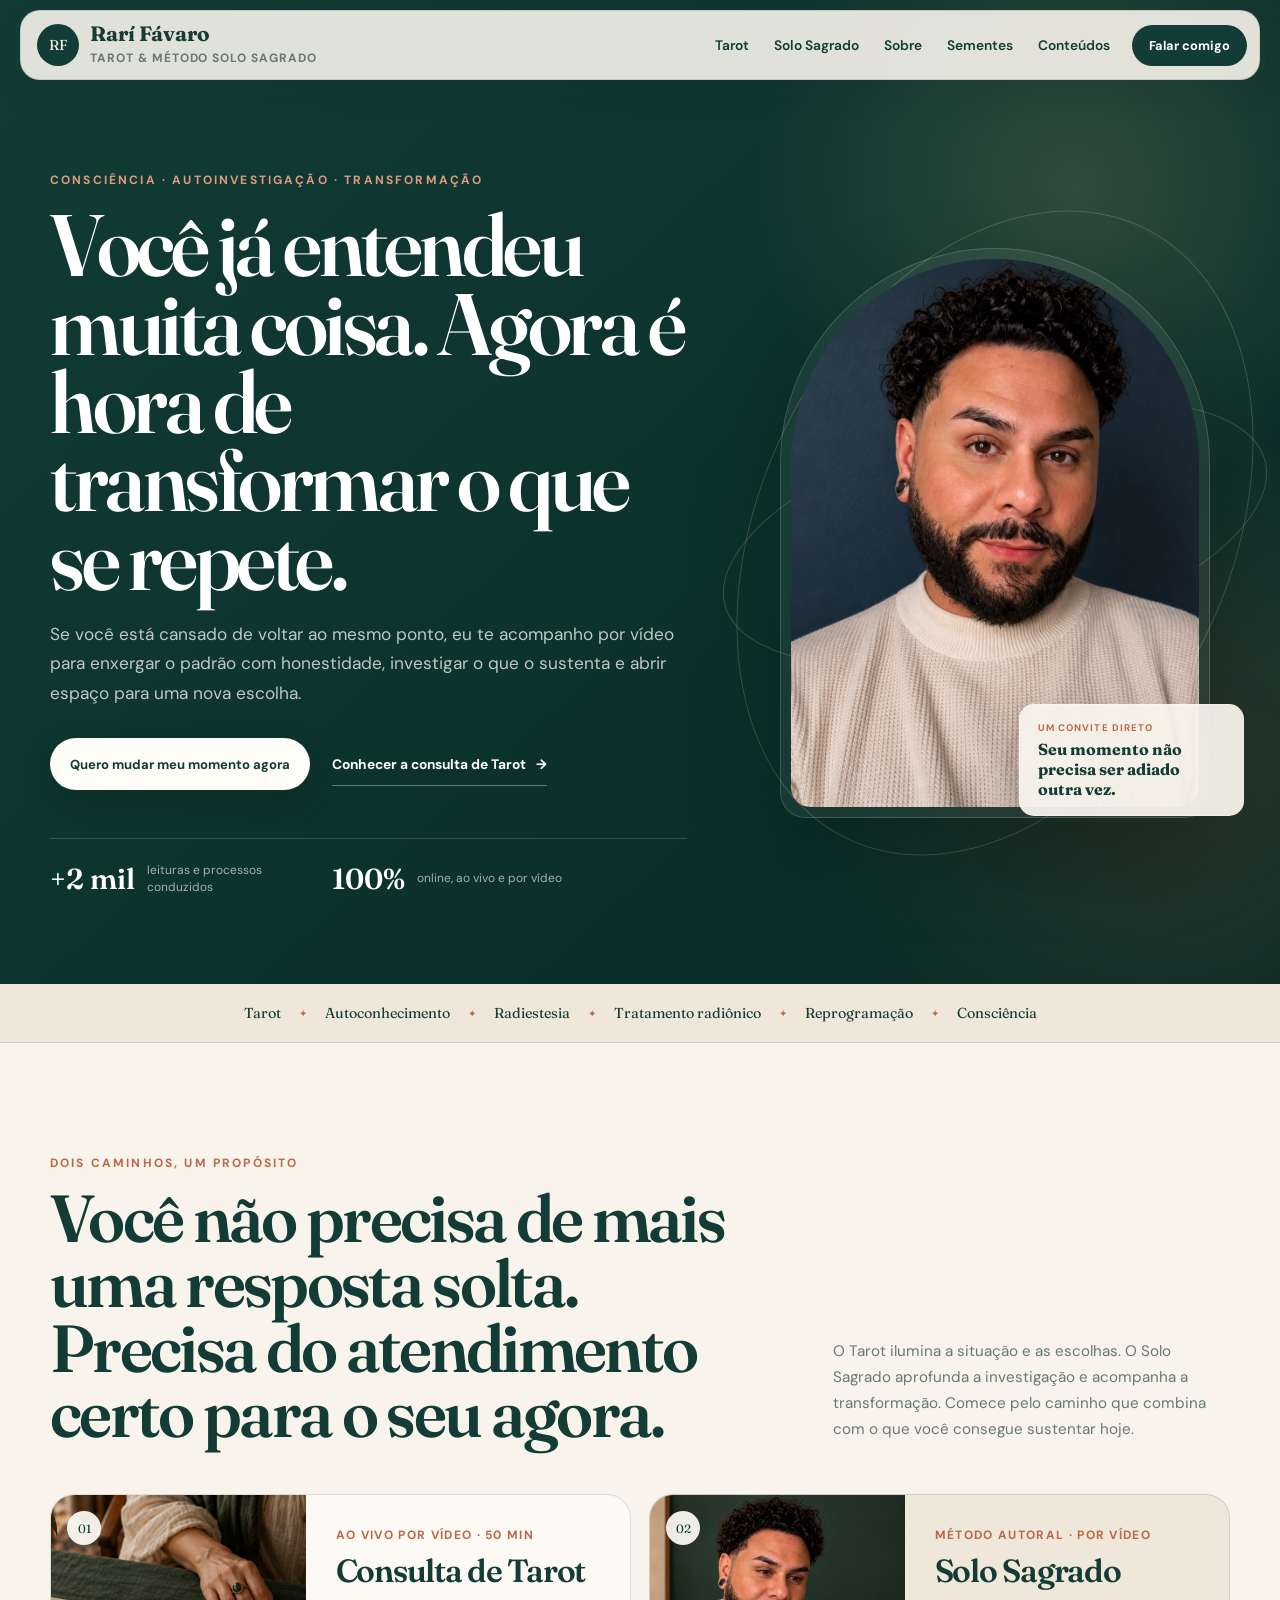
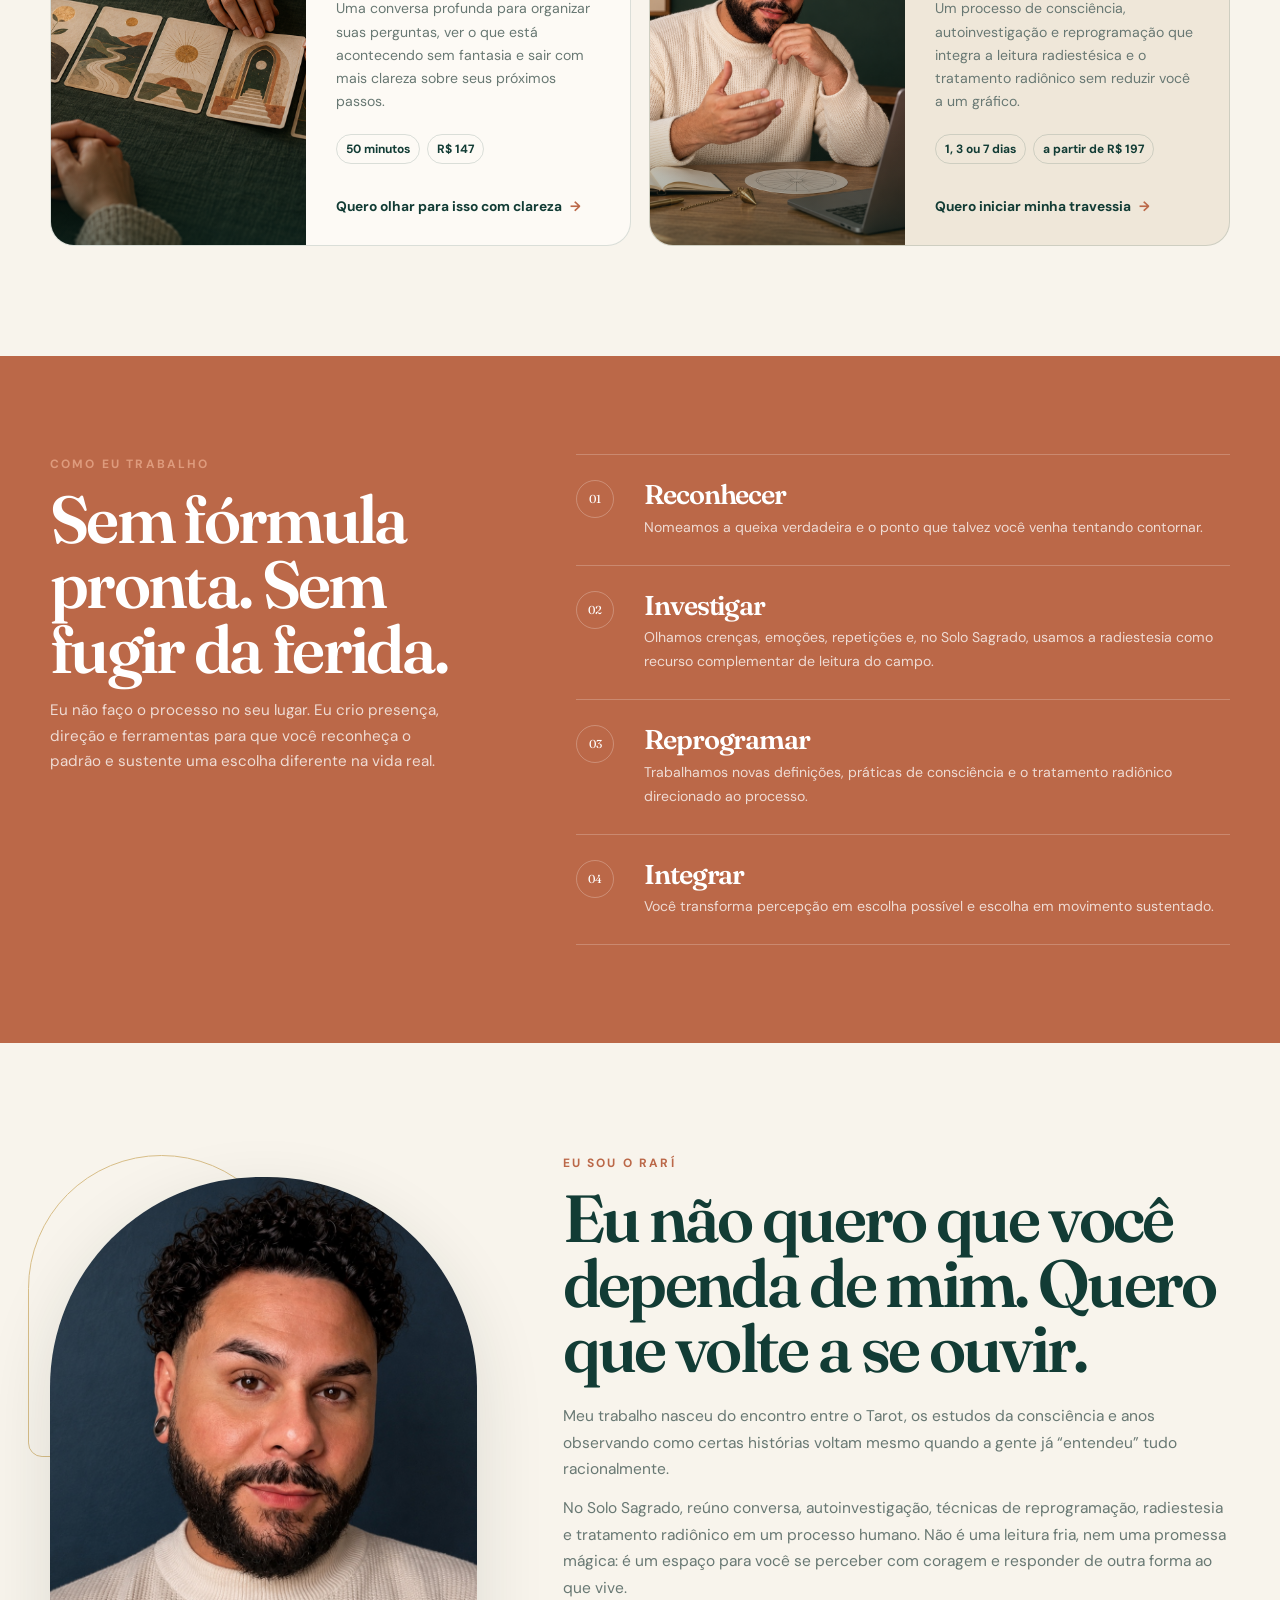
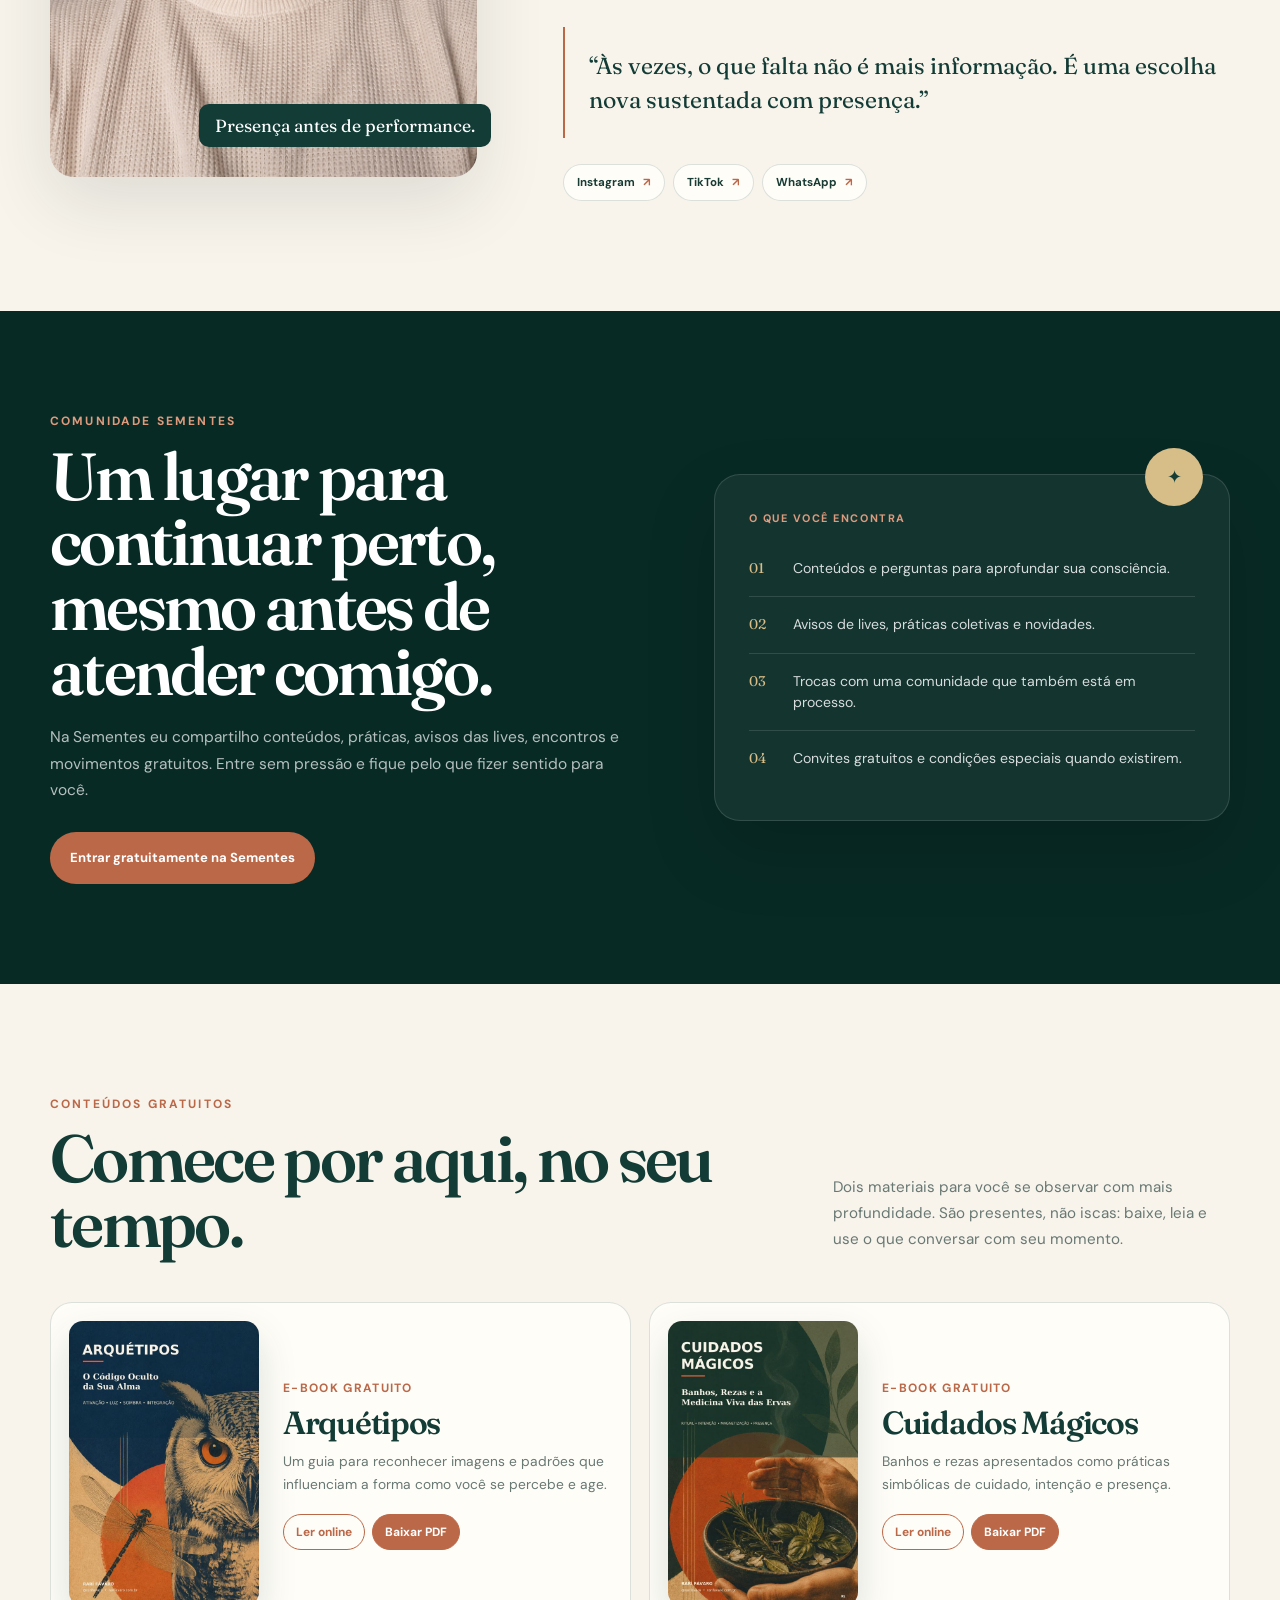
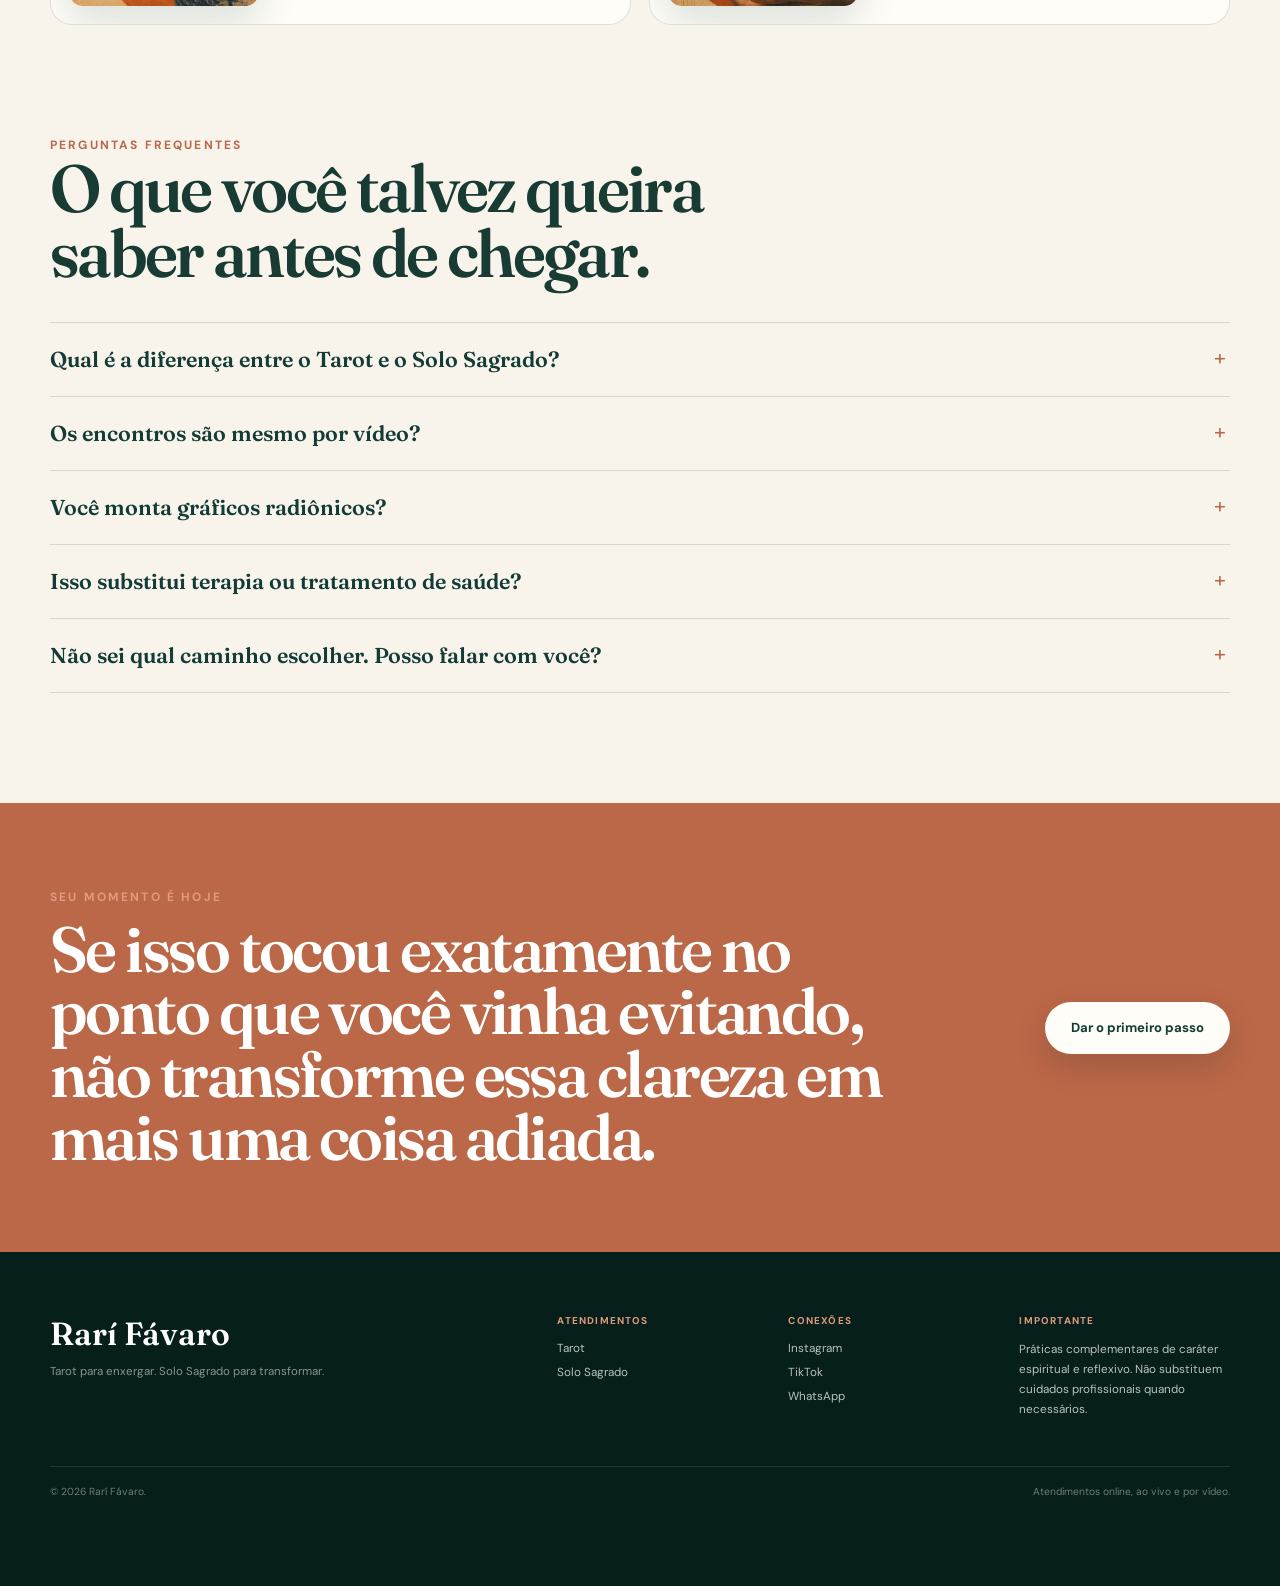
<file: index.html>
<!doctype html>
<html lang="pt-BR">
<head>
  <meta charset="utf-8">
  <meta name="viewport" content="width=device-width, initial-scale=1">
  <meta name="theme-color" content="#123c35">
  <meta name="description" content="Rarí Fávaro — Tarot e Método Solo Sagrado para clareza, consciência, reprogramação e transformação.">
  <title>Rarí Fávaro | Tarot e Método Solo Sagrado</title>
  <link rel="preconnect" href="https://fonts.googleapis.com">
  <link rel="preconnect" href="https://fonts.gstatic.com" crossorigin>
  <link href="https://fonts.googleapis.com/css2?family=DM+Sans:wght@400;500;600;700&family=Fraunces:opsz,wght@9..144,600;9..144,700&display=swap" rel="stylesheet">
  <link rel="stylesheet" href="style-v2.css?v=solo-sagrado-1">
</head>
<body>
  <a class="skip-link" href="#conteudo">Ir para o conteúdo</a>

  <header class="top">
    <a class="brand" href="#inicio" aria-label="Página inicial de Rarí Fávaro">
      <span class="brand-mark" aria-hidden="true">RF</span>
      <span class="brand-name"><strong>Rarí Fávaro</strong><small>Tarot &amp; Método Solo Sagrado</small></span>
    </a>
    <nav class="desktop-nav" aria-label="Navegação principal">
      <a href="tarot.html">Tarot</a>
      <a href="metodo.html">Solo Sagrado</a>
      <a href="#sobre">Sobre</a>
      <a href="#sementes">Sementes</a>
      <a href="#conteudos">Conteúdos</a>
    </nav>
    <a class="top-cta" target="_blank" rel="noopener" href="https://wa.me/5521975003419?text=Oi%2C%20Rar%C3%AD%21%20Vim%20pelo%20site%20e%20quero%20entender%20qual%20atendimento%20%C3%A9%20para%20mim.">Falar comigo</a>
  </header>

  <main id="conteudo">
    <section class="hero" id="inicio">
      <div class="wrap hero-grid">
        <div class="hero-copy">
          <p class="eyebrow">Consciência · autoinvestigação · transformação</p>
          <h1>Você já entendeu muita coisa. Agora é hora de transformar o que se repete.</h1>
          <p class="hero-intro">Se você está cansado de voltar ao mesmo ponto, eu te acompanho por vídeo para enxergar o padrão com honestidade, investigar o que o sustenta e abrir espaço para uma nova escolha.</p>
          <div class="hero-actions">
            <a class="button button-light" href="metodo.html">Quero mudar meu momento agora</a>
            <a class="text-link" href="tarot.html">Conhecer a consulta de Tarot <span>→</span></a>
          </div>
          <div class="hero-proof" aria-label="Informações sobre os atendimentos">
            <div><strong>+2 mil</strong><span>leituras e processos conduzidos</span></div>
            <div><strong>100%</strong><span>online, ao vivo e por vídeo</span></div>
          </div>
        </div>

        <div class="hero-visual" aria-label="Retrato de Rarí Fávaro">
          <span class="orbit orbit-one" aria-hidden="true"></span>
          <span class="orbit orbit-two" aria-hidden="true"></span>
          <div class="portrait-frame"><img src="rari-hero.jpg" alt="Rarí Fávaro"></div>
          <div class="portrait-note"><span>Um convite direto</span><strong>Seu momento não precisa ser adiado outra vez.</strong></div>
        </div>
      </div>
    </section>

    <section class="signature" aria-label="Pilares do trabalho">
      <div class="wrap signature-list">
        <span>Tarot</span><i>✦</i><span>Autoconhecimento</span><i>✦</i><span>Radiestesia</span><i>✦</i><span>Tratamento radiônico</span><i>✦</i><span>Reprogramação</span><i>✦</i><span>Consciência</span>
      </div>
    </section>

    <section class="catalog wrap" id="atendimentos">
      <div class="section-heading split-heading">
        <div>
          <p class="eyebrow dark">Dois caminhos, um propósito</p>
          <h2>Você não precisa de mais uma resposta solta. Precisa do atendimento certo para o seu agora.</h2>
        </div>
        <p>O Tarot ilumina a situação e as escolhas. O Solo Sagrado aprofunda a investigação e acompanha a transformação. Comece pelo caminho que combina com o que você consegue sustentar hoje.</p>
      </div>

      <div class="catalog-grid">
        <a class="catalog-card" href="tarot.html">
          <div class="card-image"><span>01</span><img src="tarot-autoral-v2.png" alt="Mesa de Tarot em tons verdes e terrosos"></div>
          <div class="card-content">
            <p class="card-type">Ao vivo por vídeo · 50 min</p>
            <h3>Consulta de Tarot</h3>
            <p>Uma conversa profunda para organizar suas perguntas, ver o que está acontecendo sem fantasia e sair com mais clareza sobre seus próximos passos.</p>
            <div class="price-line"><span>50 minutos</span><span>R$ 147</span></div>
            <b>Quero olhar para isso com clareza <span>→</span></b>
          </div>
        </a>

        <a class="catalog-card card-featured" href="metodo.html">
          <div class="card-image"><span>02</span><img src="solo-sagrado-autoral-v2.png" alt="Rarí conduzindo um encontro online do Método Solo Sagrado"></div>
          <div class="card-content">
            <p class="card-type">Método autoral · por vídeo</p>
            <h3>Solo Sagrado</h3>
            <p>Um processo de consciência, autoinvestigação e reprogramação que integra a leitura radiestésica e o tratamento radiônico sem reduzir você a um gráfico.</p>
            <div class="price-line"><span>1, 3 ou 7 dias</span><span>a partir de R$ 197</span></div>
            <b>Quero iniciar minha travessia <span>→</span></b>
          </div>
        </a>
      </div>
    </section>

    <section class="approach">
      <div class="wrap approach-grid">
        <div class="approach-title">
          <p class="eyebrow">Como eu trabalho</p>
          <h2>Sem fórmula pronta. Sem fugir da ferida.</h2>
          <p>Eu não faço o processo no seu lugar. Eu crio presença, direção e ferramentas para que você reconheça o padrão e sustente uma escolha diferente na vida real.</p>
        </div>
        <div class="approach-steps">
          <article><span>01</span><div><h3>Reconhecer</h3><p>Nomeamos a queixa verdadeira e o ponto que talvez você venha tentando contornar.</p></div></article>
          <article><span>02</span><div><h3>Investigar</h3><p>Olhamos crenças, emoções, repetições e, no Solo Sagrado, usamos a radiestesia como recurso complementar de leitura do campo.</p></div></article>
          <article><span>03</span><div><h3>Reprogramar</h3><p>Trabalhamos novas definições, práticas de consciência e o tratamento radiônico direcionado ao processo.</p></div></article>
          <article><span>04</span><div><h3>Integrar</h3><p>Você transforma percepção em escolha possível e escolha em movimento sustentado.</p></div></article>
        </div>
      </div>
    </section>

    <section class="about wrap" id="sobre">
      <div class="about-photo">
        <img src="rari-hero.jpg" alt="Retrato de Rarí Fávaro">
        <span>Presença antes de performance.</span>
      </div>
      <div class="about-copy">
        <p class="eyebrow dark">Eu sou o Rarí</p>
        <h2>Eu não quero que você dependa de mim. Quero que volte a se ouvir.</h2>
        <p>Meu trabalho nasceu do encontro entre o Tarot, os estudos da consciência e anos observando como certas histórias voltam mesmo quando a gente já “entendeu” tudo racionalmente.</p>
        <p>No Solo Sagrado, reúno conversa, autoinvestigação, técnicas de reprogramação, radiestesia e tratamento radiônico em um processo humano. Não é uma leitura fria, nem uma promessa mágica: é um espaço para você se perceber com coragem e responder de outra forma ao que vive.</p>
        <blockquote>“Às vezes, o que falta não é mais informação. É uma escolha nova sustentada com presença.”</blockquote>
        <div class="social-links">
          <a target="_blank" rel="noopener" href="https://instagram.com/rarifavaro.co">Instagram <span>↗</span></a>
          <a target="_blank" rel="noopener" href="https://www.tiktok.com/@rarifavaro">TikTok <span>↗</span></a>
          <a target="_blank" rel="noopener" href="https://wa.me/5521975003419">WhatsApp <span>↗</span></a>
        </div>
      </div>
    </section>

    <section class="community" id="sementes">
      <div class="wrap community-grid">
        <div class="community-copy">
          <p class="eyebrow">Comunidade Sementes</p>
          <h2>Um lugar para continuar perto, mesmo antes de atender comigo.</h2>
          <p>Na Sementes eu compartilho conteúdos, práticas, avisos das lives, encontros e movimentos gratuitos. Entre sem pressão e fique pelo que fizer sentido para você.</p>
          <a class="button button-copper" target="_blank" rel="noopener" href="https://chat.whatsapp.com/Hn1f6aiO0sG3XBsy8JsAQ9?s=cl&amp;p=i&amp;mlu=4&amp;amv=1">Entrar gratuitamente na Sementes</a>
        </div>
        <div class="community-card">
          <div class="community-symbol" aria-hidden="true">✦</div>
          <p>O que você encontra</p>
          <ul>
            <li><span>01</span>Conteúdos e perguntas para aprofundar sua consciência.</li>
            <li><span>02</span>Avisos de lives, práticas coletivas e novidades.</li>
            <li><span>03</span>Trocas com uma comunidade que também está em processo.</li>
            <li><span>04</span>Convites gratuitos e condições especiais quando existirem.</li>
          </ul>
        </div>
      </div>
    </section>

    <section class="library wrap" id="conteudos">
      <div class="section-heading split-heading">
        <div><p class="eyebrow dark">Conteúdos gratuitos</p><h2>Comece por aqui, no seu tempo.</h2></div>
        <p>Dois materiais para você se observar com mais profundidade. São presentes, não iscas: baixe, leia e use o que conversar com seu momento.</p>
      </div>
      <div class="library-grid">
        <article class="material">
          <img src="capa-arquetipos.jpg" alt="Capa do e-book Arquétipos — O Código Oculto da Sua Alma">
          <div><p class="card-type">E-book gratuito</p><h3>Arquétipos</h3><p>Um guia para reconhecer imagens e padrões que influenciam a forma como você se percebe e age.</p><div class="material-actions"><a target="_blank" rel="noopener" href="arquetipos-o-codigo-oculto-da-alma.pdf">Ler online</a><a download href="arquetipos-o-codigo-oculto-da-alma.pdf">Baixar PDF</a></div></div>
        </article>
        <article class="material">
          <img src="capa-cuidados-magicos.jpg" alt="Capa do e-book Cuidados Mágicos — Banhos e Rezas">
          <div><p class="card-type">E-book gratuito</p><h3>Cuidados Mágicos</h3><p>Banhos e rezas apresentados como práticas simbólicas de cuidado, intenção e presença.</p><div class="material-actions"><a target="_blank" rel="noopener" href="cuidados-magicos-banhos-e-rezas.pdf">Ler online</a><a download href="cuidados-magicos-banhos-e-rezas.pdf">Baixar PDF</a></div></div>
        </article>
      </div>
    </section>

    <section class="faq wrap">
      <div class="faq-heading"><p class="eyebrow dark">Perguntas frequentes</p><h2>O que você talvez queira saber antes de chegar.</h2></div>
      <div class="faq-list">
        <details><summary>Qual é a diferença entre o Tarot e o Solo Sagrado?</summary><p>O Tarot é uma consulta pontual de 50 minutos para clarear uma situação e suas possibilidades. O Solo Sagrado é um acompanhamento mais profundo, com investigação do padrão, práticas de consciência, radiestesia e tratamento radiônico complementar.</p></details>
        <details><summary>Os encontros são mesmo por vídeo?</summary><p>Sim. Os atendimentos acontecem online, ao vivo e com câmera, para que exista presença, conversa e vínculo durante o processo.</p></details>
        <details><summary>Você monta gráficos radiônicos?</summary><p>Não é essa a proposta do meu trabalho. Eu conduzo processos de autoconhecimento e consciência. A radiestesia entra como recurso de investigação, e o tratamento radiônico é aplicado de forma direcionada dentro do Solo Sagrado.</p></details>
        <details><summary>Isso substitui terapia ou tratamento de saúde?</summary><p>Não. Tarot, radiestesia e tratamento radiônico são práticas complementares de caráter espiritual e reflexivo. Não substituem acompanhamento médico, psicológico, jurídico ou financeiro quando necessário.</p></details>
        <details><summary>Não sei qual caminho escolher. Posso falar com você?</summary><p>Pode. Me conte brevemente o que está vivendo no WhatsApp. Se o Tarot for suficiente, eu vou dizer. Se o seu momento pedir processo, eu explico o Solo Sagrado com honestidade.</p></details>
      </div>
    </section>

    <section class="final-cta">
      <div class="wrap final-cta-inner">
        <div><p class="eyebrow">Seu momento é hoje</p><h2>Se isso tocou exatamente no ponto que você vinha evitando, não transforme essa clareza em mais uma coisa adiada.</h2></div>
        <a class="button button-light" href="metodo.html">Dar o primeiro passo</a>
      </div>
    </section>
  </main>

  <footer>
    <div class="wrap">
      <div class="footer-grid">
        <div class="footer-brand"><strong>Rarí Fávaro</strong><p>Tarot para enxergar. Solo Sagrado para transformar.</p></div>
        <div><span>Atendimentos</span><a href="tarot.html">Tarot</a><a href="metodo.html">Solo Sagrado</a></div>
        <div><span>Conexões</span><a target="_blank" rel="noopener" href="https://instagram.com/rarifavaro.co">Instagram</a><a target="_blank" rel="noopener" href="https://www.tiktok.com/@rarifavaro">TikTok</a><a target="_blank" rel="noopener" href="https://wa.me/5521975003419">WhatsApp</a></div>
        <div class="footer-site"><span>Importante</span><p>Práticas complementares de caráter espiritual e reflexivo. Não substituem cuidados profissionais quando necessários.</p></div>
      </div>
      <div class="footer-bottom"><span>© 2026 Rarí Fávaro.</span><span>Atendimentos online, ao vivo e por vídeo.</span></div>
    </div>
  </footer>

  <nav class="mobile-bar" aria-label="Ações rápidas">
    <a href="tarot.html">Tarot</a>
    <a href="metodo.html">Solo Sagrado</a>
    <a target="_blank" rel="noopener" href="https://wa.me/5521975003419">WhatsApp</a>
  </nav>
</body>
</html>
</file>
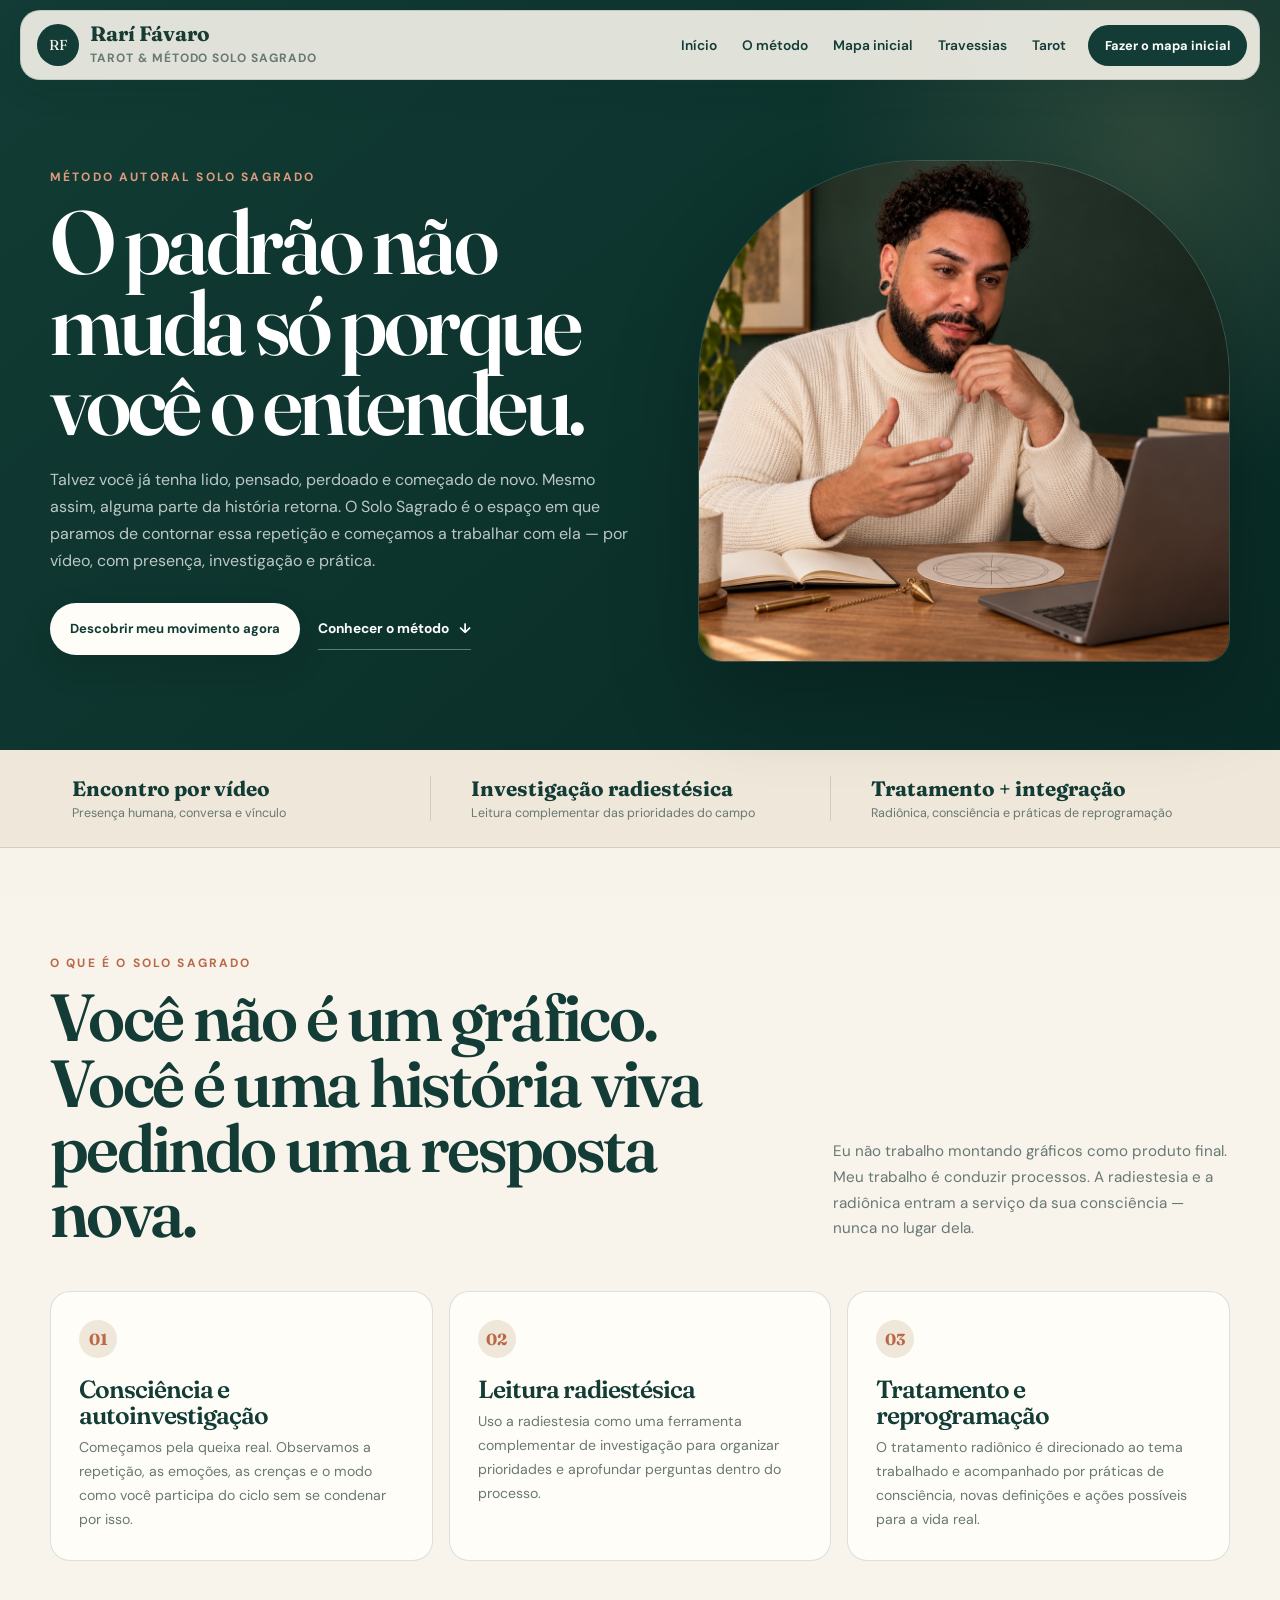
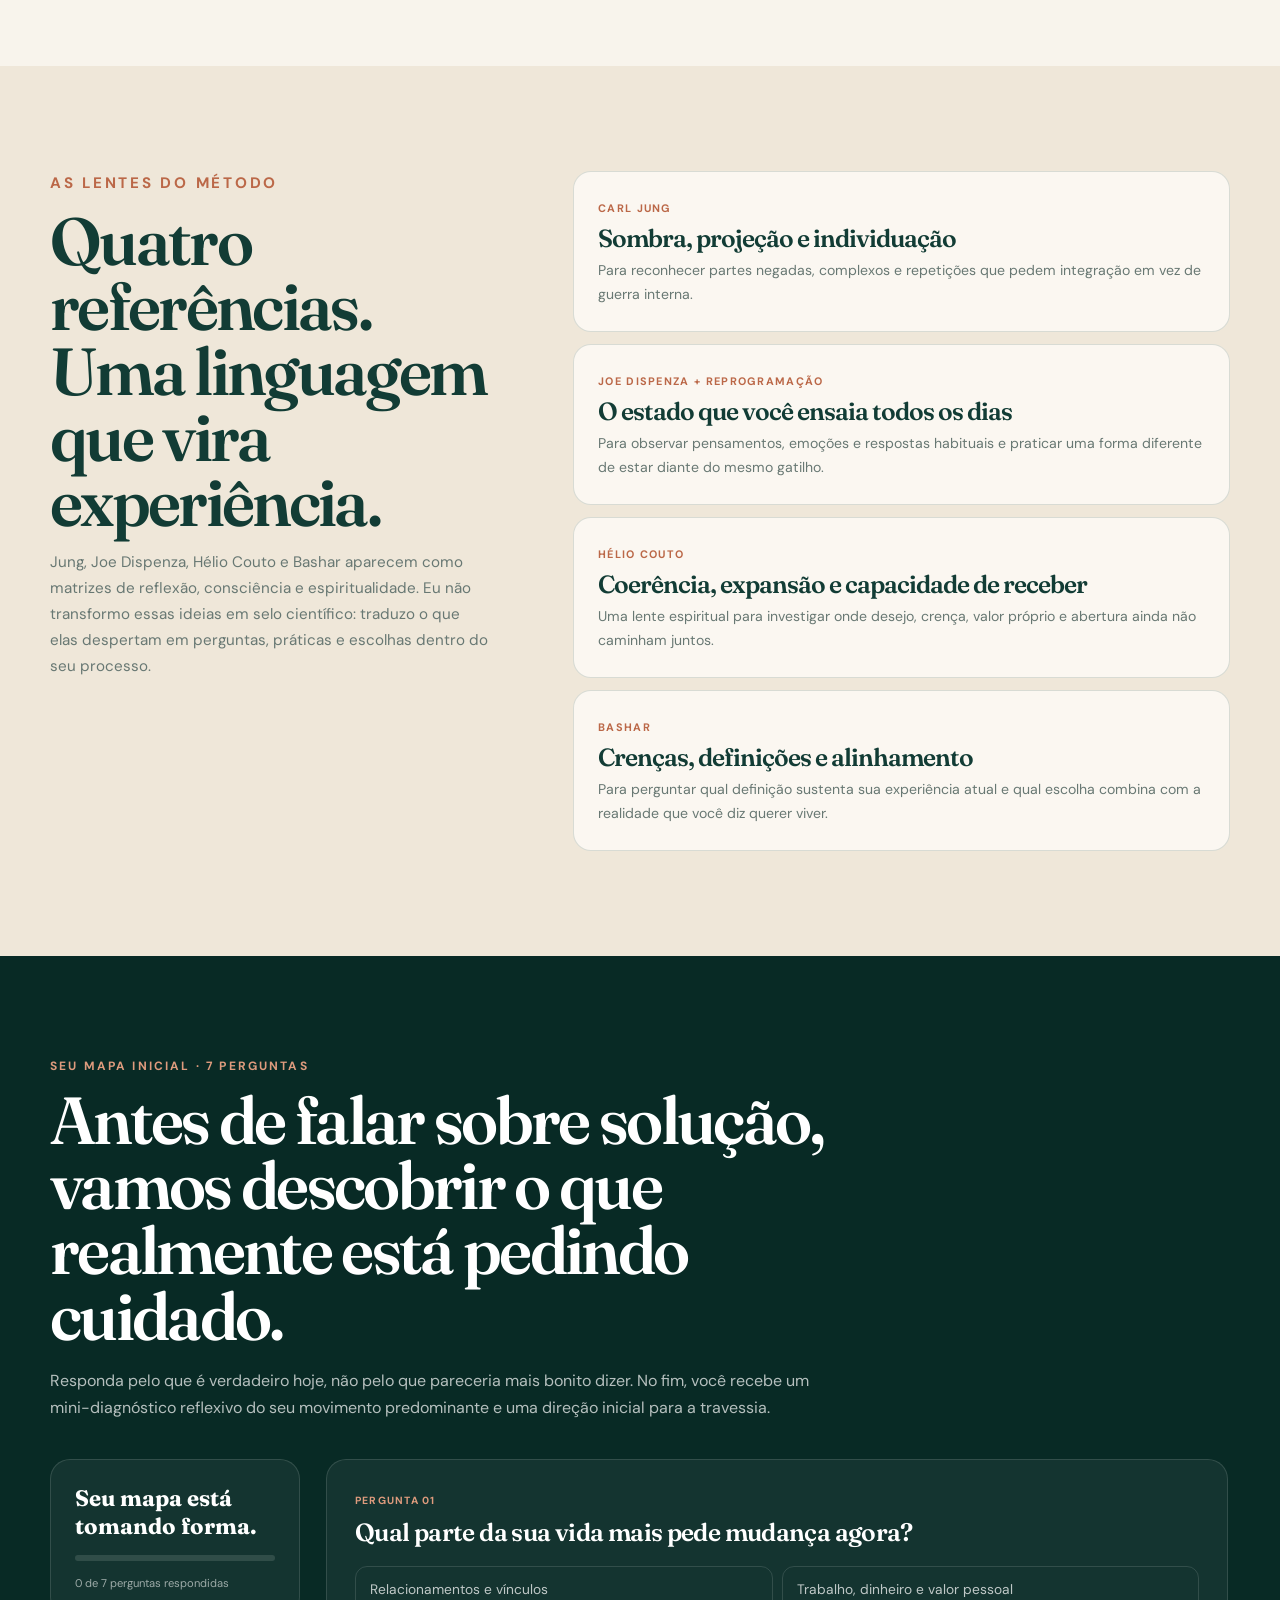
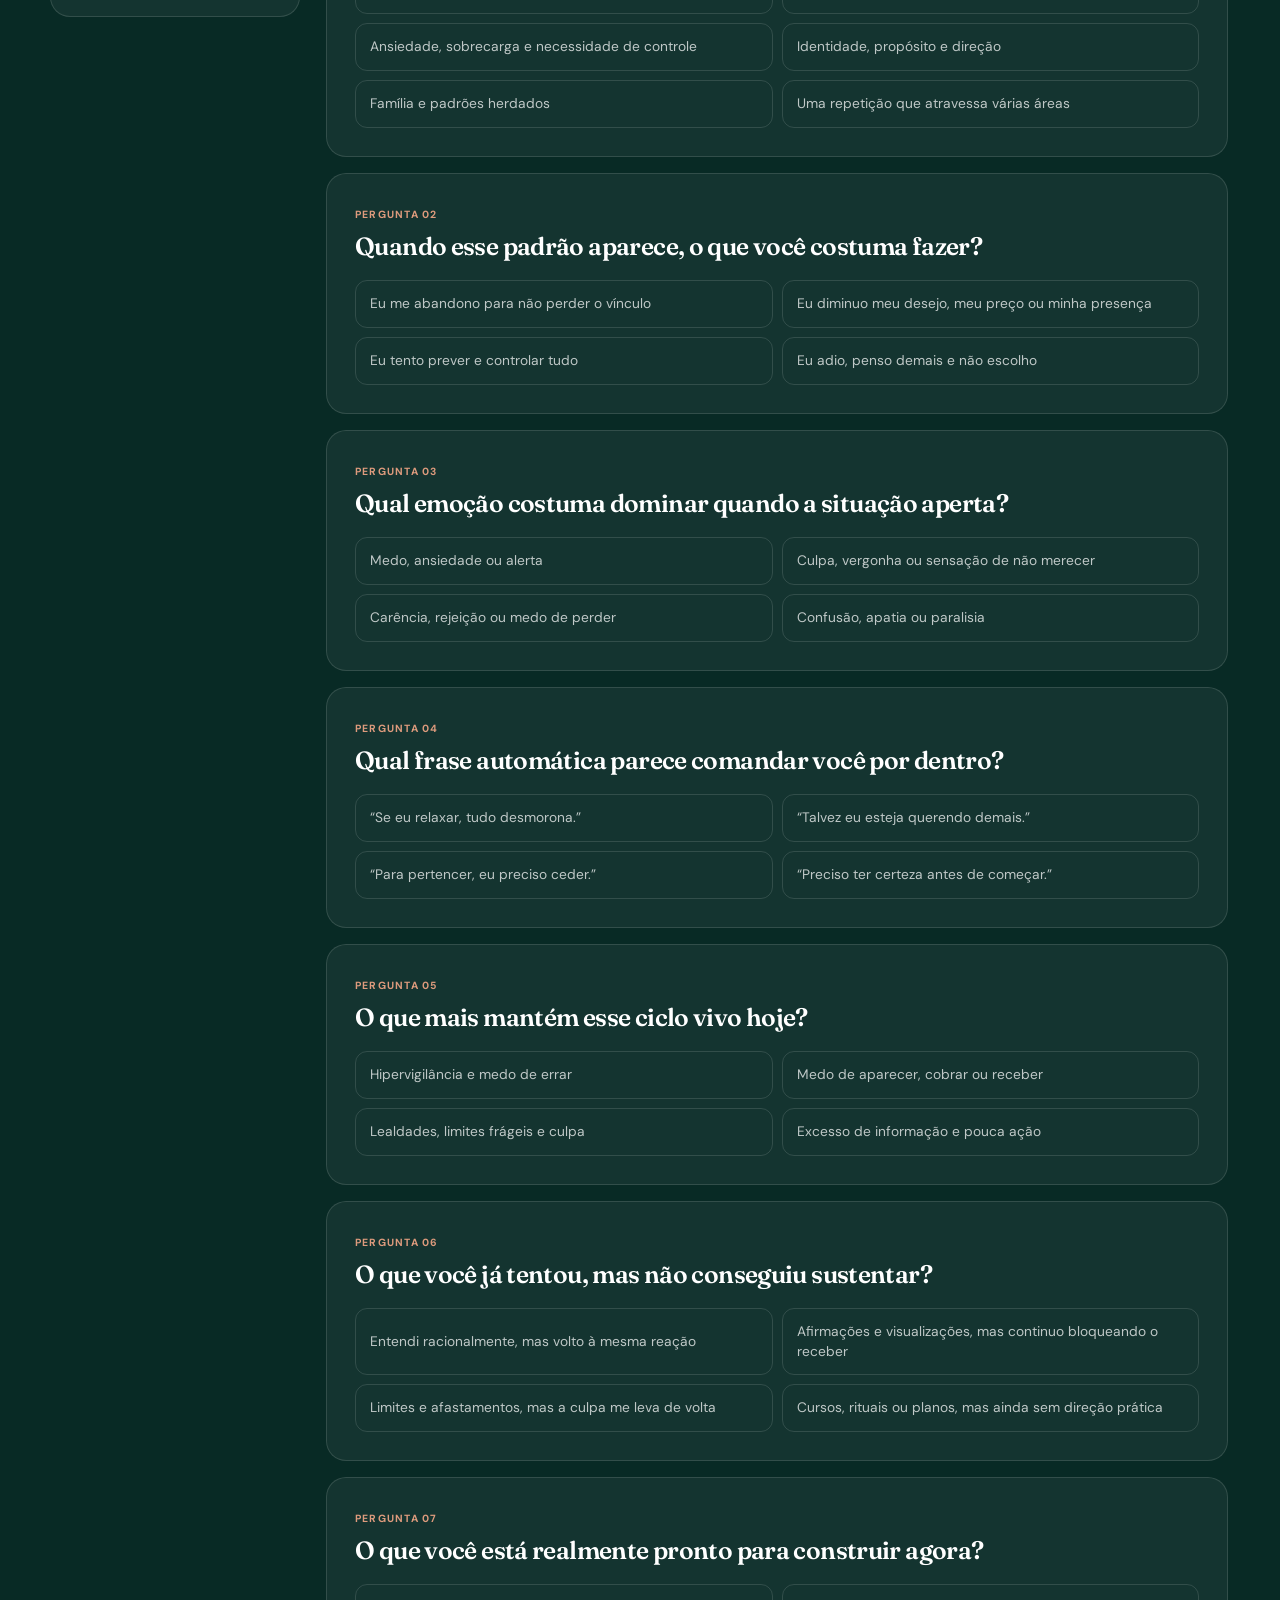
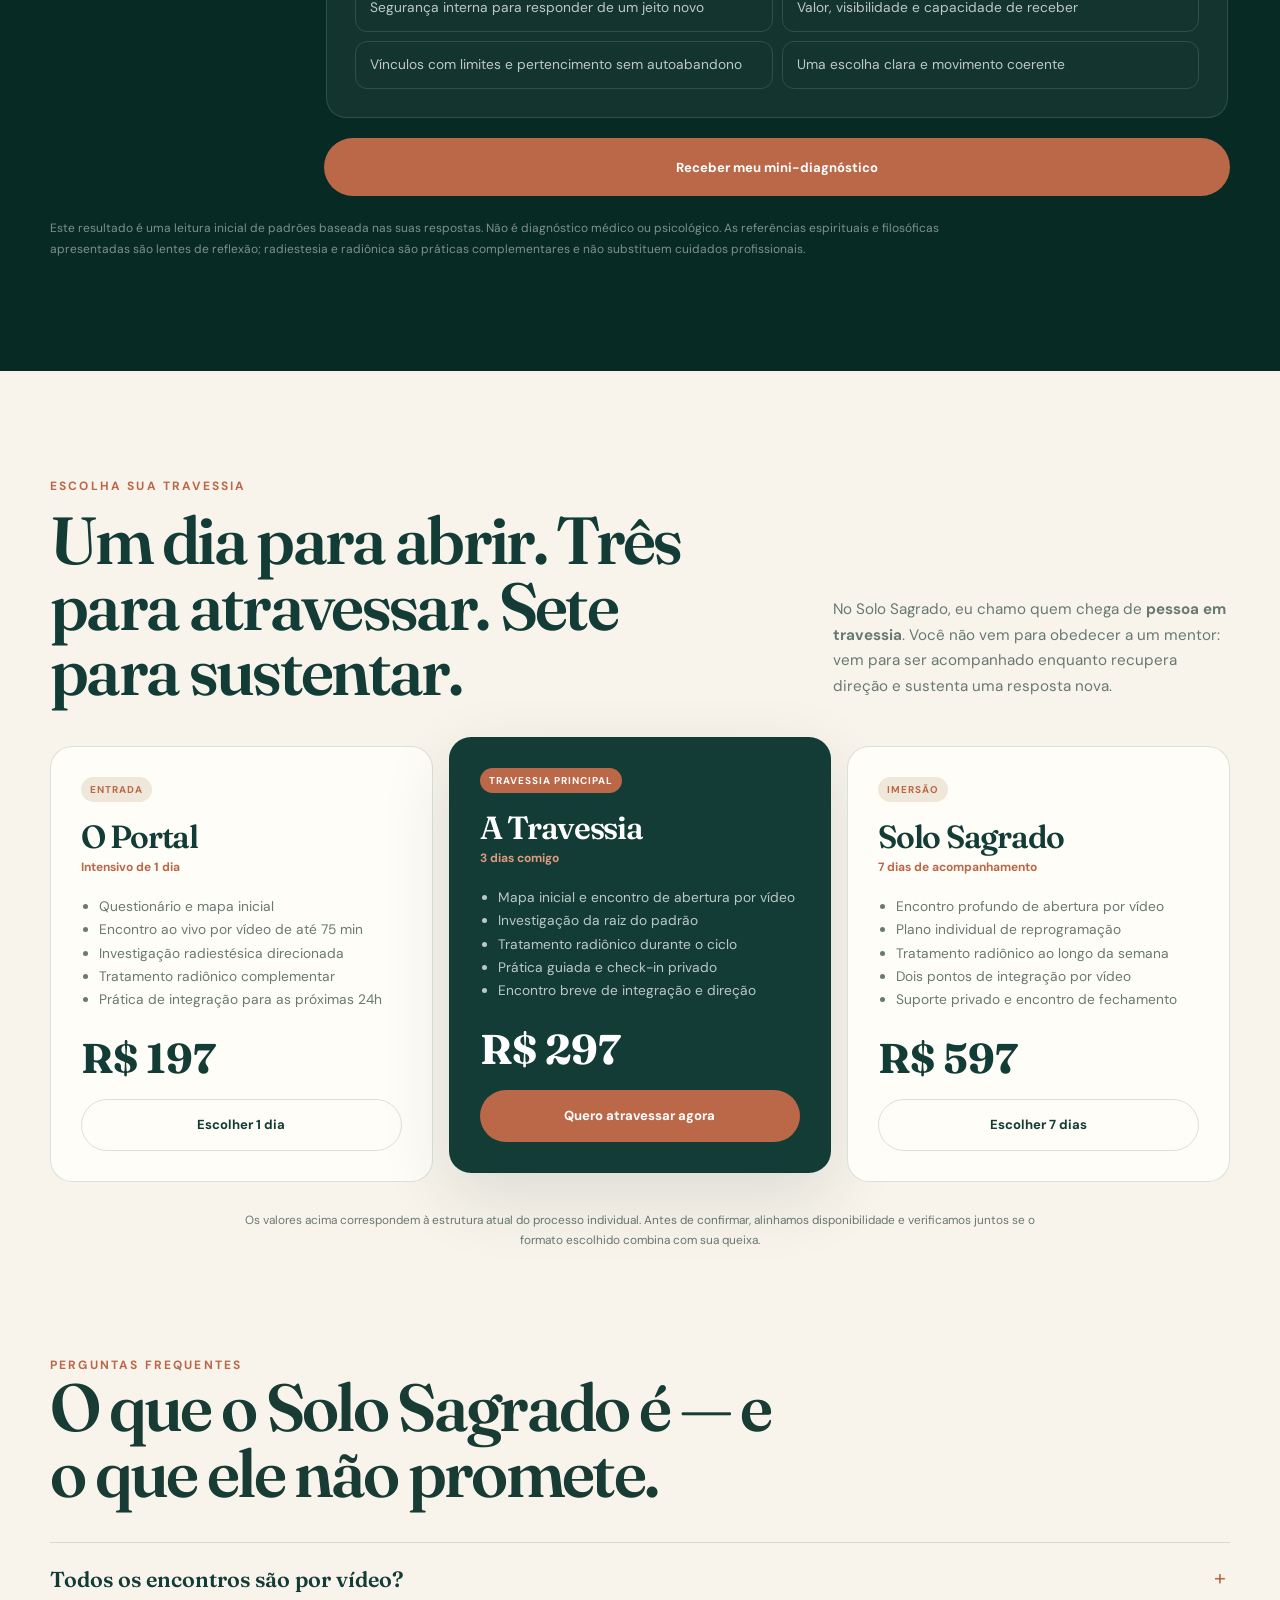
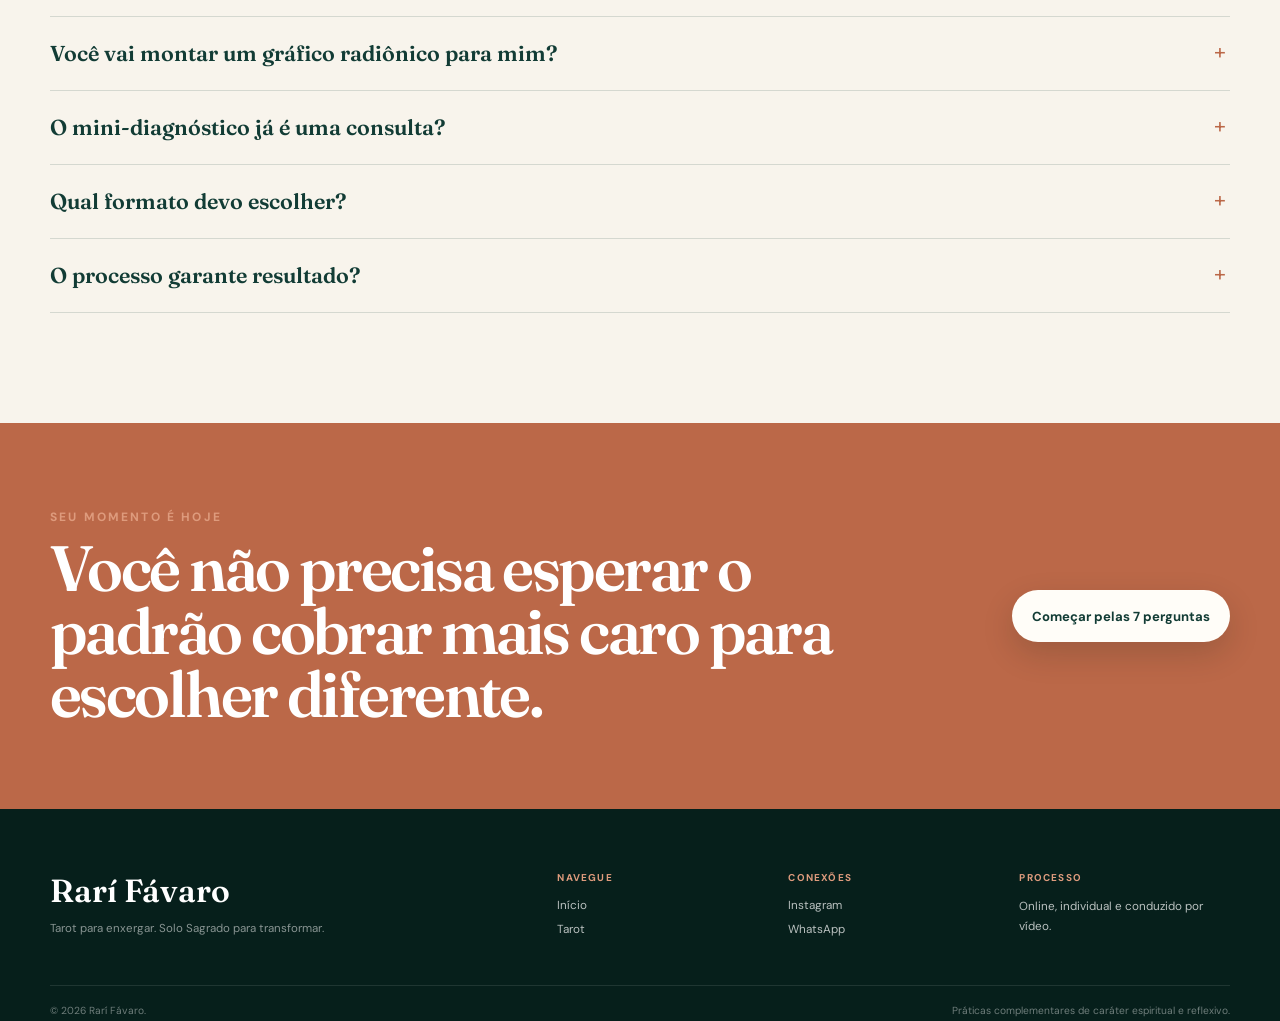
<file: mesa.html>
<!doctype html>
<html lang="pt-BR">
<head>
  <meta charset="utf-8">
  <meta name="viewport" content="width=device-width, initial-scale=1">
  <meta name="robots" content="noindex,follow">
  <meta http-equiv="refresh" content="0;url=metodo.html">
  <link rel="canonical" href="https://rarifavaro.com.br/metodo.html">
  <title>Método Solo Sagrado | Rarí Fávaro</title>
</head>
<body><p>A radiestesia e o tratamento radiônico agora fazem parte do Método Solo Sagrado. <a href="metodo.html">Conheça o processo.</a></p></body>
</html>
</file>
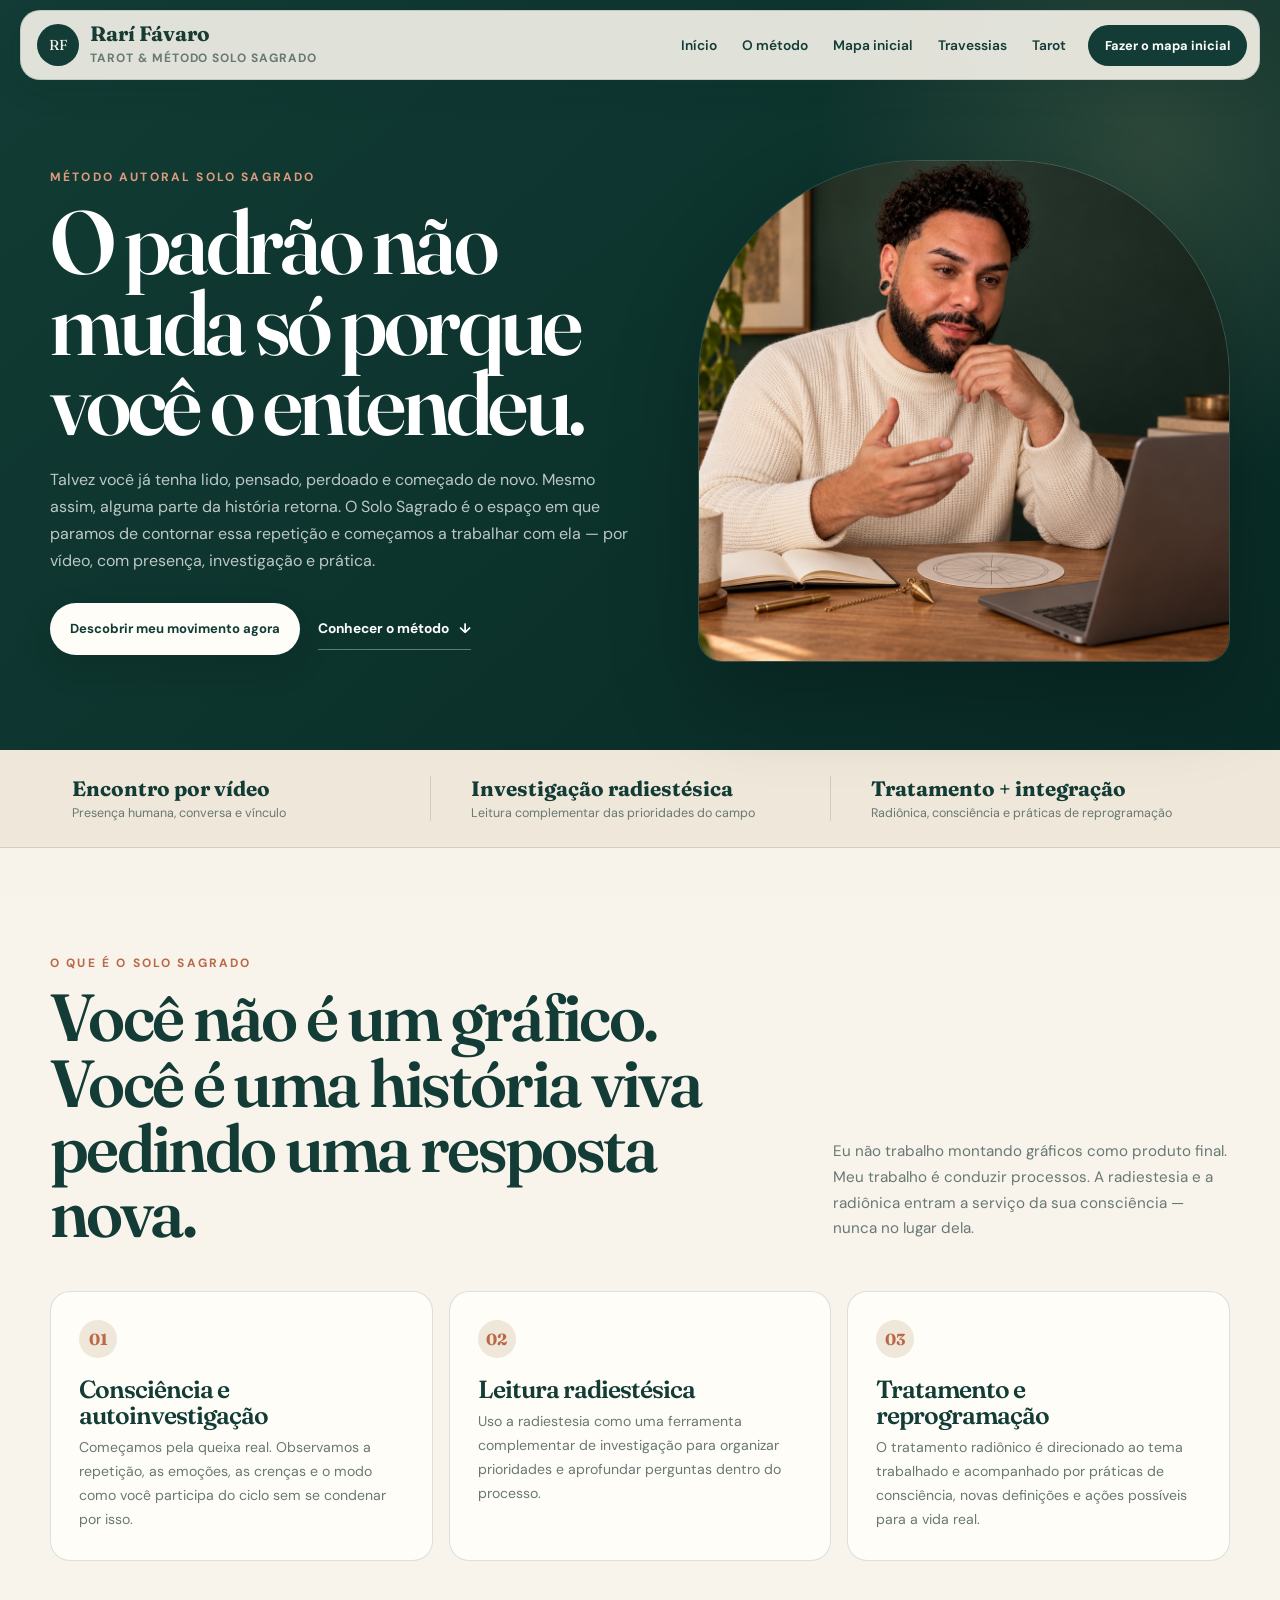
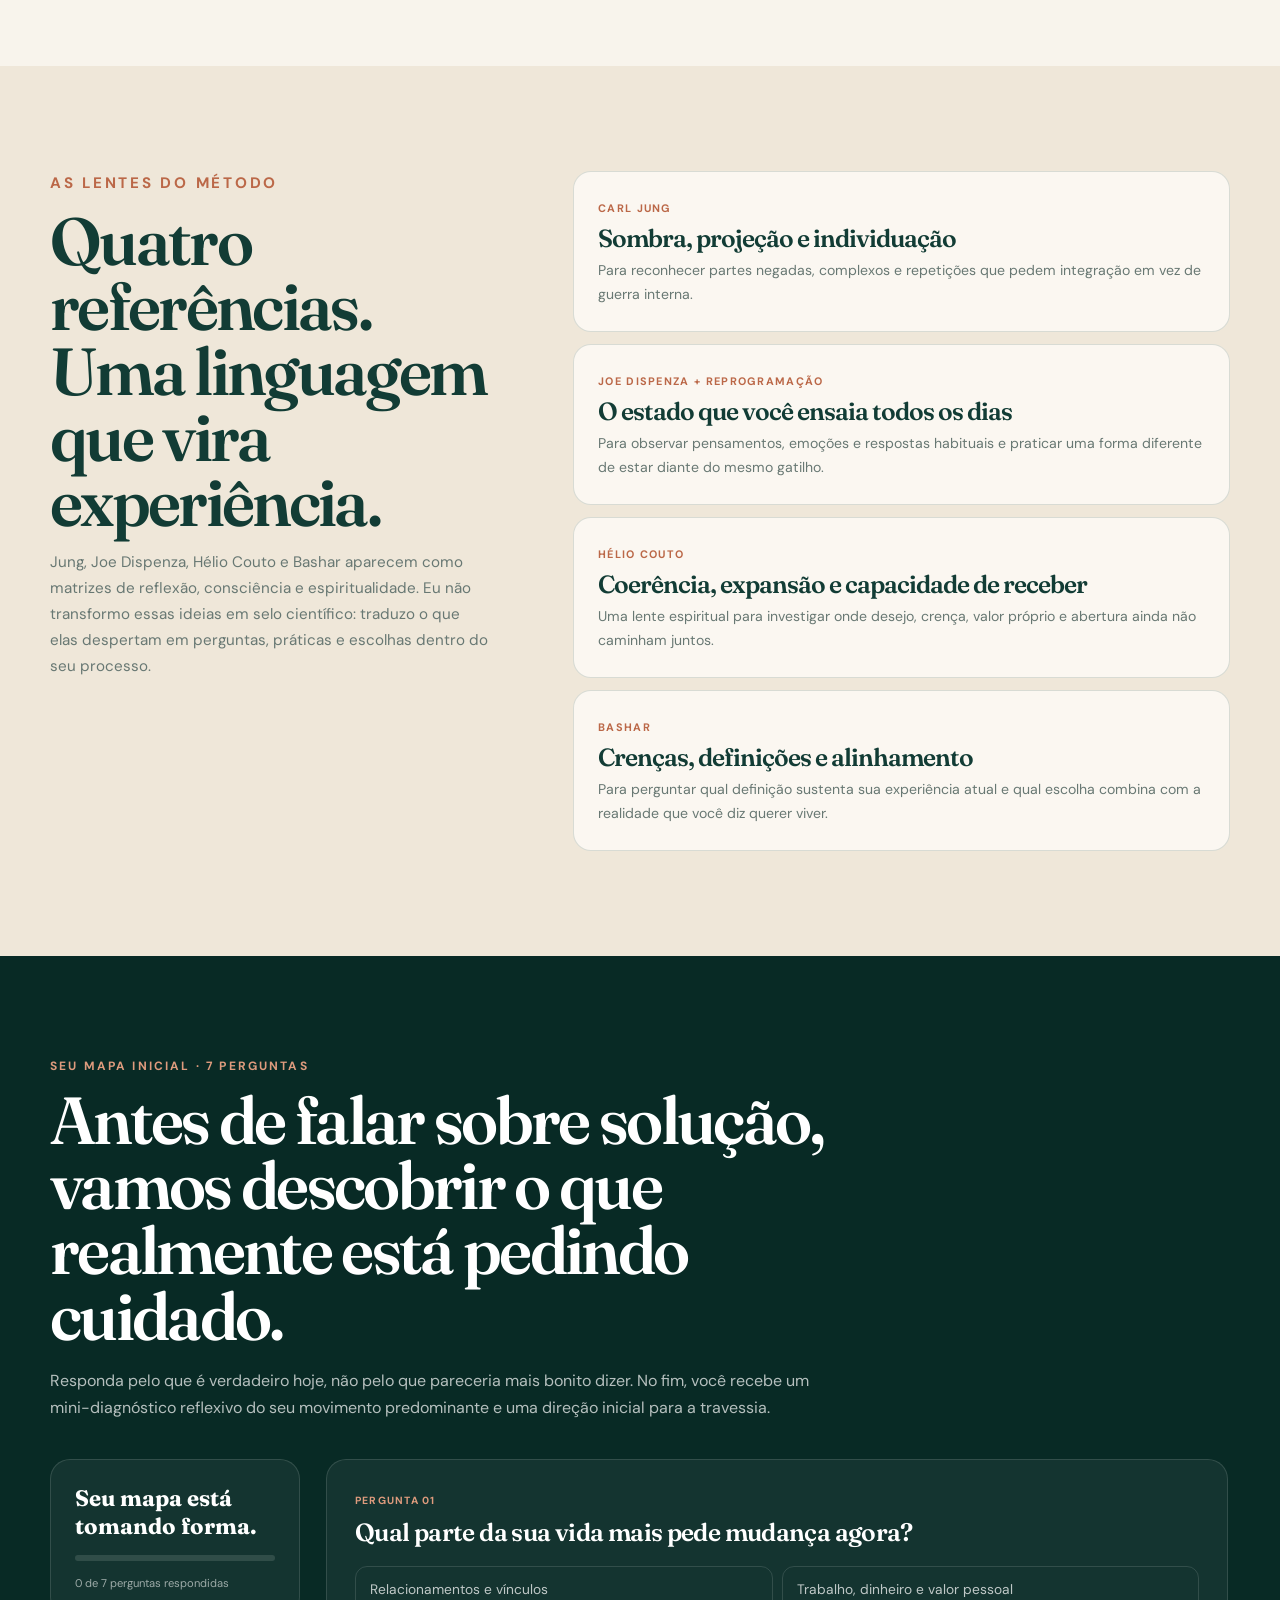
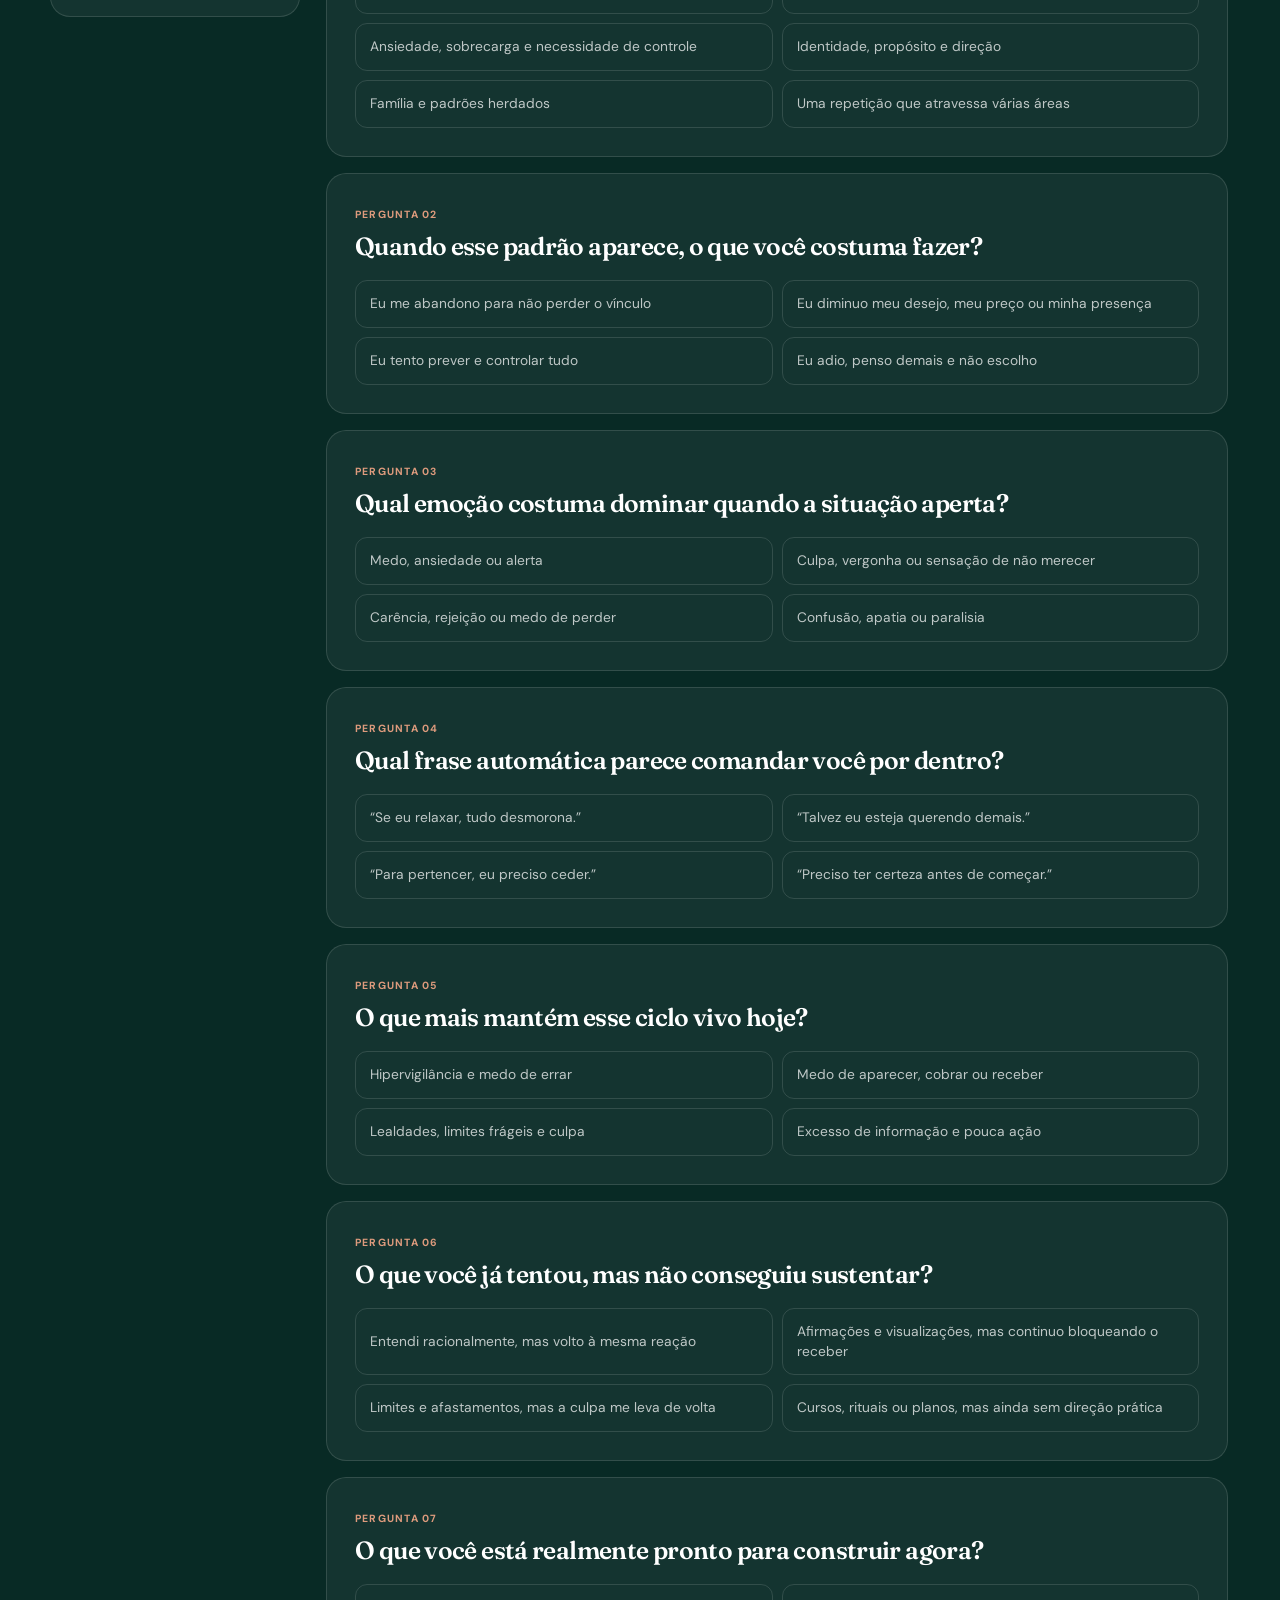
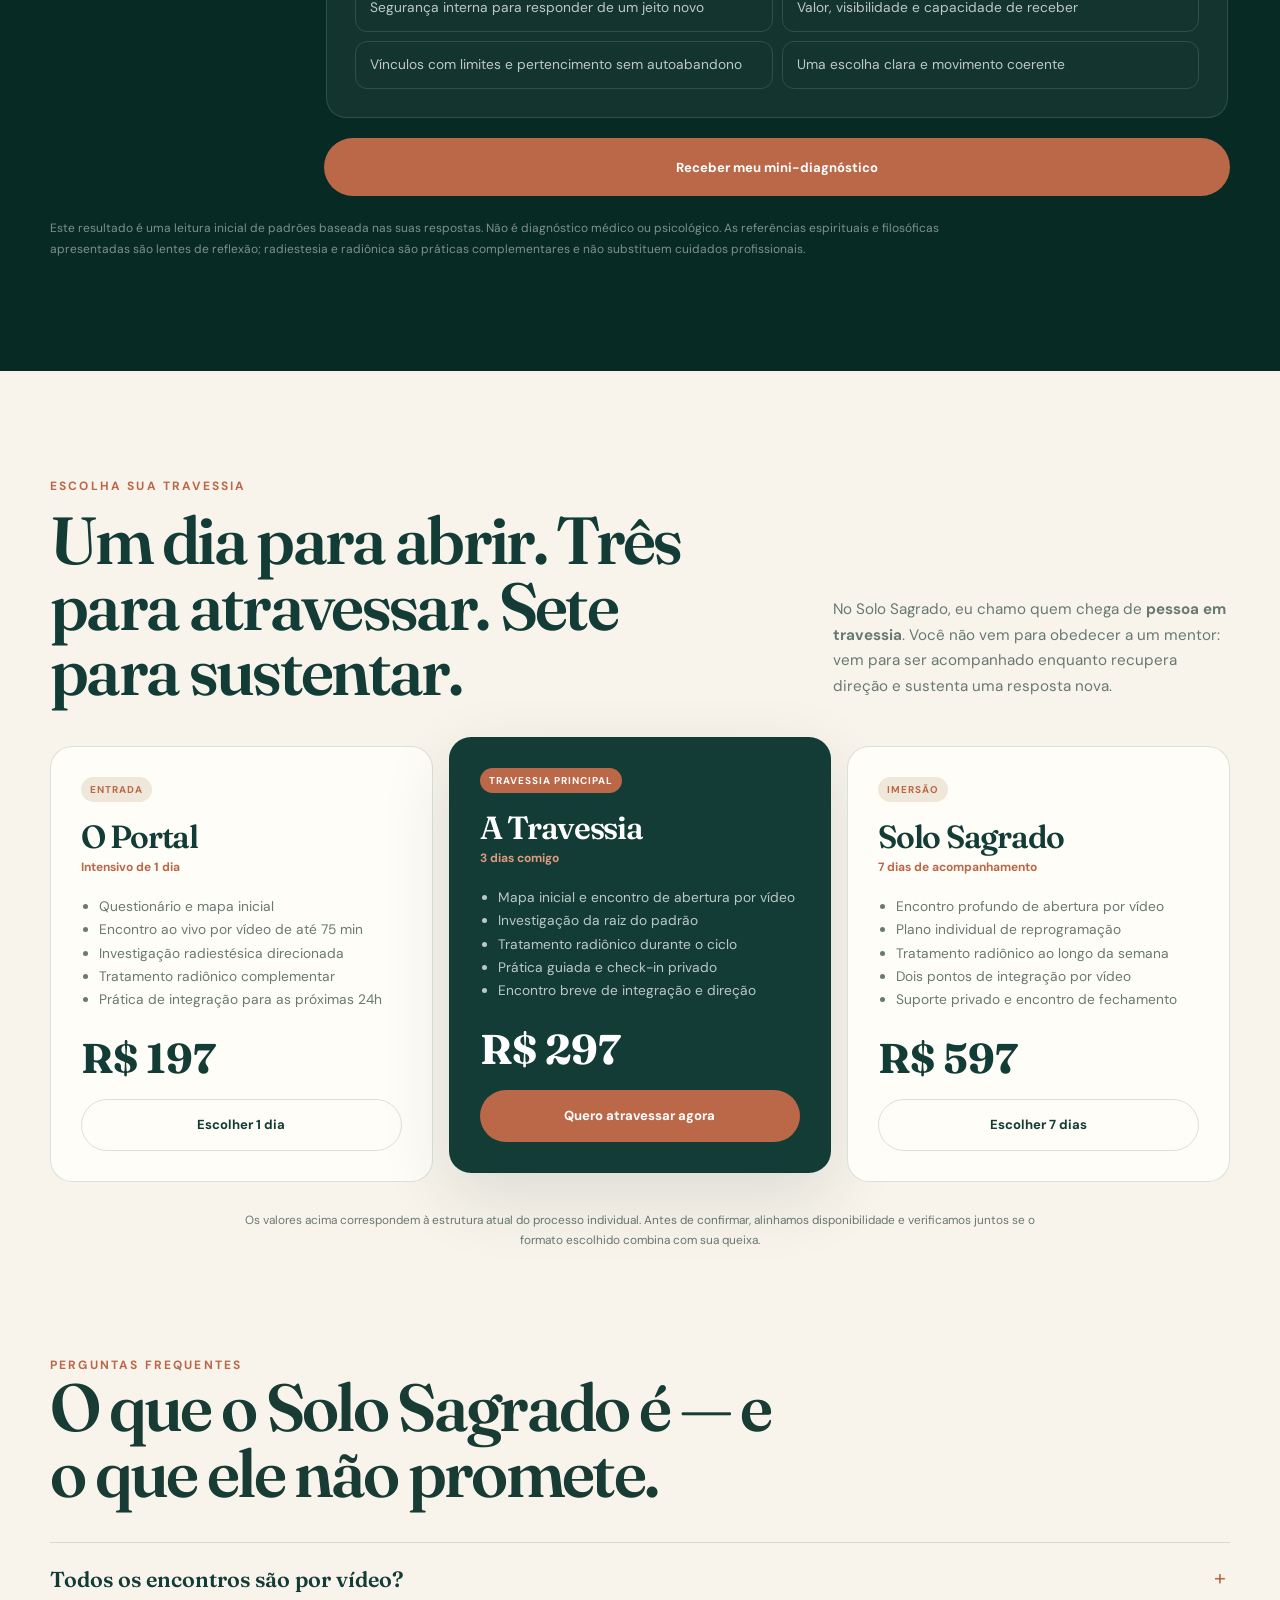
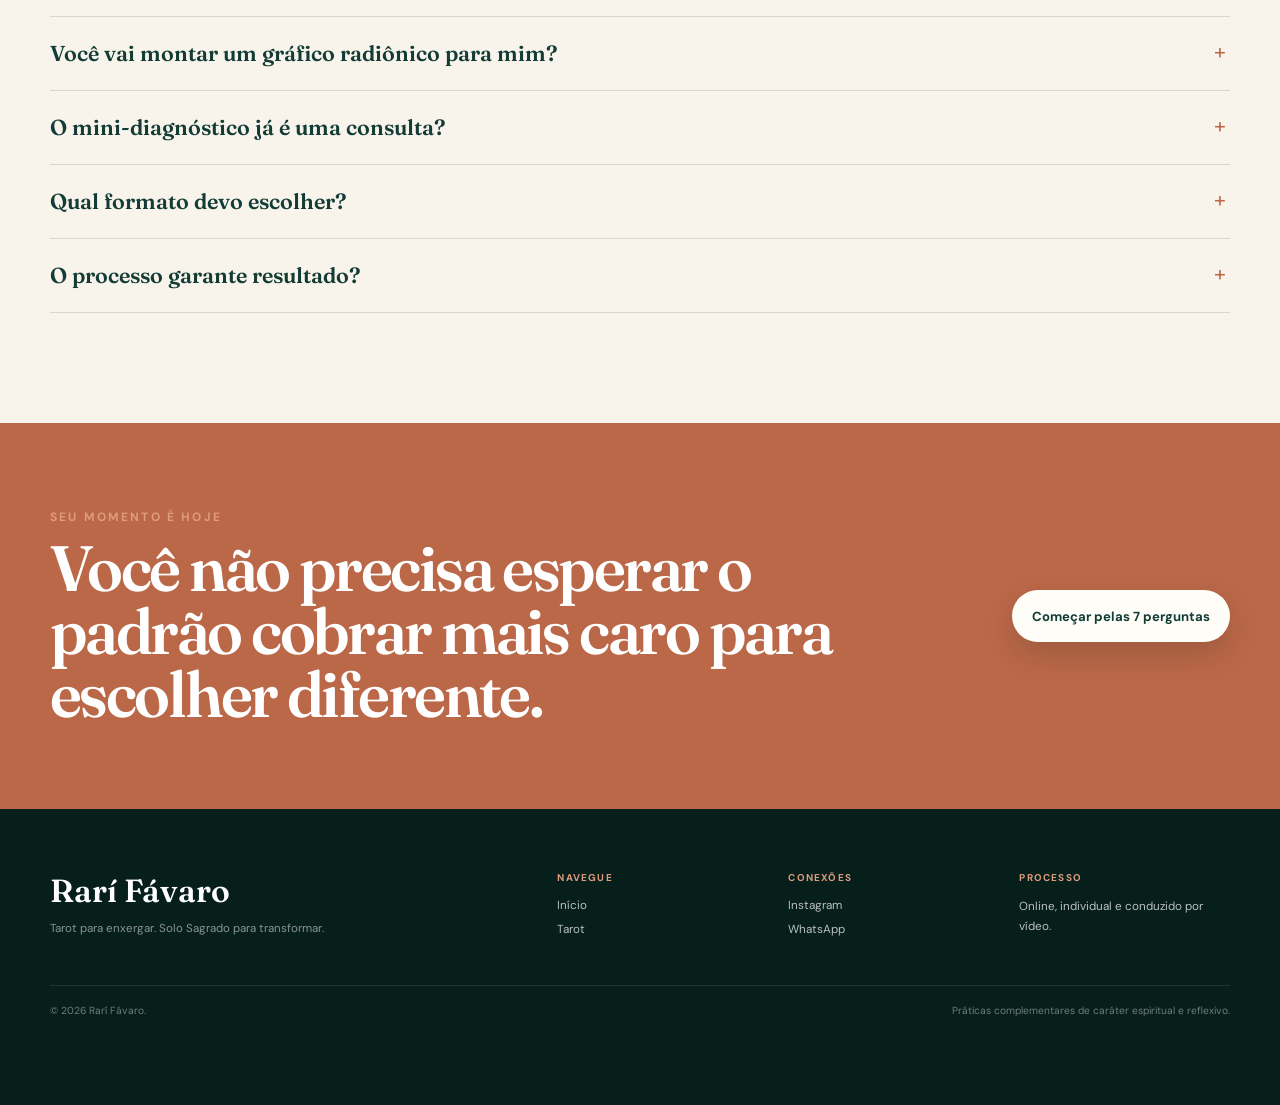
<file: metodo.html>
<!doctype html>
<html lang="pt-BR">
<head>
  <meta charset="utf-8">
  <meta name="viewport" content="width=device-width, initial-scale=1">
  <meta name="theme-color" content="#123c35">
  <meta name="description" content="Método Solo Sagrado de Rarí Fávaro: autoinvestigação, consciência, reprogramação, radiestesia e tratamento radiônico em um processo online por vídeo.">
  <title>Método Solo Sagrado | Rarí Fávaro</title>
  <link rel="preconnect" href="https://fonts.googleapis.com">
  <link rel="preconnect" href="https://fonts.gstatic.com" crossorigin>
  <link href="https://fonts.googleapis.com/css2?family=DM+Sans:wght@400;500;600;700&family=Fraunces:opsz,wght@9..144,600;9..144,700&display=swap" rel="stylesheet">
  <link rel="stylesheet" href="style-v2.css?v=solo-sagrado-1">
</head>
<body>
  <a class="skip-link" href="#conteudo">Ir para o conteúdo</a>

  <header class="top">
    <a class="brand" href="index.html" aria-label="Voltar para a página inicial">
      <span class="brand-mark" aria-hidden="true">RF</span>
      <span class="brand-name"><strong>Rarí Fávaro</strong><small>Tarot &amp; Método Solo Sagrado</small></span>
    </a>
    <nav class="desktop-nav" aria-label="Navegação principal">
      <a href="index.html">Início</a>
      <a href="#metodo">O método</a>
      <a href="#diagnostico">Mapa inicial</a>
      <a href="#travessias">Travessias</a>
      <a href="tarot.html">Tarot</a>
    </nav>
    <a class="top-cta" href="#diagnostico">Fazer o mapa inicial</a>
  </header>

  <main id="conteudo">
    <section class="inner-hero">
      <div class="wrap inner-hero-grid">
        <div class="inner-hero-copy">
          <p class="eyebrow">Método autoral Solo Sagrado</p>
          <h1>O padrão não muda só porque você o entendeu.</h1>
          <p>Talvez você já tenha lido, pensado, perdoado e começado de novo. Mesmo assim, alguma parte da história retorna. O Solo Sagrado é o espaço em que paramos de contornar essa repetição e começamos a trabalhar com ela — por vídeo, com presença, investigação e prática.</p>
          <div class="inner-actions">
            <a class="button button-light" href="#diagnostico">Descobrir meu movimento agora</a>
            <a class="text-link" href="#metodo">Conhecer o método <span>↓</span></a>
          </div>
        </div>
        <div class="inner-visual"><img src="solo-sagrado-autoral-v2.png" alt="Rarí Fávaro conduzindo um encontro por vídeo do Método Solo Sagrado"></div>
      </div>
    </section>

    <section class="offer-strip">
      <div class="wrap offer-strip-grid">
        <article><strong>Encontro por vídeo</strong><span>Presença humana, conversa e vínculo</span></article>
        <article><strong>Investigação radiestésica</strong><span>Leitura complementar das prioridades do campo</span></article>
        <article><strong>Tratamento + integração</strong><span>Radiônica, consciência e práticas de reprogramação</span></article>
      </div>
    </section>

    <section class="content-section" id="metodo">
      <div class="wrap">
        <div class="section-heading split-heading">
          <div><p class="eyebrow dark">O que é o Solo Sagrado</p><h2>Você não é um gráfico. Você é uma história viva pedindo uma resposta nova.</h2></div>
          <p>Eu não trabalho montando gráficos como produto final. Meu trabalho é conduzir processos. A radiestesia e a radiônica entram a serviço da sua consciência — nunca no lugar dela.</p>
        </div>

        <div class="pillars">
          <article class="pillar"><b>01</b><h3>Consciência e autoinvestigação</h3><p>Começamos pela queixa real. Observamos a repetição, as emoções, as crenças e o modo como você participa do ciclo sem se condenar por isso.</p></article>
          <article class="pillar"><b>02</b><h3>Leitura radiestésica</h3><p>Uso a radiestesia como uma ferramenta complementar de investigação para organizar prioridades e aprofundar perguntas dentro do processo.</p></article>
          <article class="pillar"><b>03</b><h3>Tratamento e reprogramação</h3><p>O tratamento radiônico é direcionado ao tema trabalhado e acompanhado por práticas de consciência, novas definições e ações possíveis para a vida real.</p></article>
        </div>
      </div>
    </section>

    <section class="content-section sand">
      <div class="wrap content-grid">
        <div class="content-heading">
          <p class="eyebrow dark">As lentes do método</p>
          <h2>Quatro referências. Uma linguagem que vira experiência.</h2>
          <p>Jung, Joe Dispenza, Hélio Couto e Bashar aparecem como matrizes de reflexão, consciência e espiritualidade. Eu não transformo essas ideias em selo científico: traduzo o que elas despertam em perguntas, práticas e escolhas dentro do seu processo.</p>
        </div>
        <div class="feature-list">
          <article class="feature"><span>Carl Jung</span><h3>Sombra, projeção e individuação</h3><p>Para reconhecer partes negadas, complexos e repetições que pedem integração em vez de guerra interna.</p></article>
          <article class="feature"><span>Joe Dispenza + reprogramação</span><h3>O estado que você ensaia todos os dias</h3><p>Para observar pensamentos, emoções e respostas habituais e praticar uma forma diferente de estar diante do mesmo gatilho.</p></article>
          <article class="feature"><span>Hélio Couto</span><h3>Coerência, expansão e capacidade de receber</h3><p>Uma lente espiritual para investigar onde desejo, crença, valor próprio e abertura ainda não caminham juntos.</p></article>
          <article class="feature"><span>Bashar</span><h3>Crenças, definições e alinhamento</h3><p>Para perguntar qual definição sustenta sua experiência atual e qual escolha combina com a realidade que você diz querer viver.</p></article>
        </div>
      </div>
    </section>

    <section class="diagnostic" id="diagnostico">
      <div class="wrap">
        <div class="diagnostic-head">
          <p class="eyebrow">Seu Mapa Inicial · 7 perguntas</p>
          <h2>Antes de falar sobre solução, vamos descobrir o que realmente está pedindo cuidado.</h2>
          <p>Responda pelo que é verdadeiro hoje, não pelo que pareceria mais bonito dizer. No fim, você recebe um mini-diagnóstico reflexivo do seu movimento predominante e uma direção inicial para a travessia.</p>
        </div>

        <form id="diagnosticForm" novalidate>
          <div class="quiz-shell">
            <aside class="quiz-progress" aria-live="polite">
              <strong>Seu mapa está tomando forma.</strong>
              <div class="progress-track"><div class="progress-bar" id="progressBar"></div></div>
              <span id="progressText">0 de 7 perguntas respondidas</span>
            </aside>

            <div class="question-stack">
              <fieldset class="question" aria-labelledby="q1title">
                <span>Pergunta 01</span><h3 id="q1title">Qual parte da sua vida mais pede mudança agora?</h3>
                <div class="answer-grid">
                  <div class="answer"><input id="q1a" type="radio" name="q1" value="Relacionamentos e vínculos" data-axis="pertencimento"><label for="q1a">Relacionamentos e vínculos</label></div>
                  <div class="answer"><input id="q1b" type="radio" name="q1" value="Trabalho, dinheiro e valor pessoal" data-axis="merecimento"><label for="q1b">Trabalho, dinheiro e valor pessoal</label></div>
                  <div class="answer"><input id="q1c" type="radio" name="q1" value="Ansiedade, sobrecarga e necessidade de controle" data-axis="seguranca"><label for="q1c">Ansiedade, sobrecarga e necessidade de controle</label></div>
                  <div class="answer"><input id="q1d" type="radio" name="q1" value="Identidade, propósito e direção" data-axis="direcao"><label for="q1d">Identidade, propósito e direção</label></div>
                  <div class="answer"><input id="q1e" type="radio" name="q1" value="Família e padrões herdados" data-axis="pertencimento"><label for="q1e">Família e padrões herdados</label></div>
                  <div class="answer"><input id="q1f" type="radio" name="q1" value="Uma repetição que atravessa várias áreas" data-axis="direcao"><label for="q1f">Uma repetição que atravessa várias áreas</label></div>
                </div>
              </fieldset>

              <fieldset class="question" aria-labelledby="q2title">
                <span>Pergunta 02</span><h3 id="q2title">Quando esse padrão aparece, o que você costuma fazer?</h3>
                <div class="answer-grid">
                  <div class="answer"><input id="q2a" type="radio" name="q2" value="Eu me abandono para não perder o vínculo" data-axis="pertencimento"><label for="q2a">Eu me abandono para não perder o vínculo</label></div>
                  <div class="answer"><input id="q2b" type="radio" name="q2" value="Eu diminuo meu desejo, meu preço ou minha presença" data-axis="merecimento"><label for="q2b">Eu diminuo meu desejo, meu preço ou minha presença</label></div>
                  <div class="answer"><input id="q2c" type="radio" name="q2" value="Eu tento prever e controlar tudo" data-axis="seguranca"><label for="q2c">Eu tento prever e controlar tudo</label></div>
                  <div class="answer"><input id="q2d" type="radio" name="q2" value="Eu adio, penso demais e não escolho" data-axis="direcao"><label for="q2d">Eu adio, penso demais e não escolho</label></div>
                </div>
              </fieldset>

              <fieldset class="question" aria-labelledby="q3title">
                <span>Pergunta 03</span><h3 id="q3title">Qual emoção costuma dominar quando a situação aperta?</h3>
                <div class="answer-grid">
                  <div class="answer"><input id="q3a" type="radio" name="q3" value="Medo, ansiedade ou alerta" data-axis="seguranca"><label for="q3a">Medo, ansiedade ou alerta</label></div>
                  <div class="answer"><input id="q3b" type="radio" name="q3" value="Culpa, vergonha ou sensação de não merecer" data-axis="merecimento"><label for="q3b">Culpa, vergonha ou sensação de não merecer</label></div>
                  <div class="answer"><input id="q3c" type="radio" name="q3" value="Carência, rejeição ou medo de perder" data-axis="pertencimento"><label for="q3c">Carência, rejeição ou medo de perder</label></div>
                  <div class="answer"><input id="q3d" type="radio" name="q3" value="Confusão, apatia ou paralisia" data-axis="direcao"><label for="q3d">Confusão, apatia ou paralisia</label></div>
                </div>
              </fieldset>

              <fieldset class="question" aria-labelledby="q4title">
                <span>Pergunta 04</span><h3 id="q4title">Qual frase automática parece comandar você por dentro?</h3>
                <div class="answer-grid">
                  <div class="answer"><input id="q4a" type="radio" name="q4" value="Se eu relaxar, tudo desmorona" data-axis="seguranca"><label for="q4a">“Se eu relaxar, tudo desmorona.”</label></div>
                  <div class="answer"><input id="q4b" type="radio" name="q4" value="Talvez eu esteja querendo demais" data-axis="merecimento"><label for="q4b">“Talvez eu esteja querendo demais.”</label></div>
                  <div class="answer"><input id="q4c" type="radio" name="q4" value="Para pertencer, eu preciso ceder" data-axis="pertencimento"><label for="q4c">“Para pertencer, eu preciso ceder.”</label></div>
                  <div class="answer"><input id="q4d" type="radio" name="q4" value="Preciso ter certeza antes de começar" data-axis="direcao"><label for="q4d">“Preciso ter certeza antes de começar.”</label></div>
                </div>
              </fieldset>

              <fieldset class="question" aria-labelledby="q5title">
                <span>Pergunta 05</span><h3 id="q5title">O que mais mantém esse ciclo vivo hoje?</h3>
                <div class="answer-grid">
                  <div class="answer"><input id="q5a" type="radio" name="q5" value="Hipervigilância e medo de errar" data-axis="seguranca"><label for="q5a">Hipervigilância e medo de errar</label></div>
                  <div class="answer"><input id="q5b" type="radio" name="q5" value="Medo de aparecer, cobrar ou receber" data-axis="merecimento"><label for="q5b">Medo de aparecer, cobrar ou receber</label></div>
                  <div class="answer"><input id="q5c" type="radio" name="q5" value="Lealdades, limites frágeis e culpa" data-axis="pertencimento"><label for="q5c">Lealdades, limites frágeis e culpa</label></div>
                  <div class="answer"><input id="q5d" type="radio" name="q5" value="Excesso de informação e pouca ação" data-axis="direcao"><label for="q5d">Excesso de informação e pouca ação</label></div>
                </div>
              </fieldset>

              <fieldset class="question" aria-labelledby="q6title">
                <span>Pergunta 06</span><h3 id="q6title">O que você já tentou, mas não conseguiu sustentar?</h3>
                <div class="answer-grid">
                  <div class="answer"><input id="q6a" type="radio" name="q6" value="Eu entendi racionalmente, mas volto à mesma reação" data-axis="seguranca"><label for="q6a">Entendi racionalmente, mas volto à mesma reação</label></div>
                  <div class="answer"><input id="q6b" type="radio" name="q6" value="Afirmações e visualizações, mas continuo bloqueando o receber" data-axis="merecimento"><label for="q6b">Afirmações e visualizações, mas continuo bloqueando o receber</label></div>
                  <div class="answer"><input id="q6c" type="radio" name="q6" value="Limites e afastamentos, mas a culpa me leva de volta" data-axis="pertencimento"><label for="q6c">Limites e afastamentos, mas a culpa me leva de volta</label></div>
                  <div class="answer"><input id="q6d" type="radio" name="q6" value="Cursos, rituais ou planos, mas ainda sem direção prática" data-axis="direcao"><label for="q6d">Cursos, rituais ou planos, mas ainda sem direção prática</label></div>
                </div>
              </fieldset>

              <fieldset class="question" aria-labelledby="q7title">
                <span>Pergunta 07</span><h3 id="q7title">O que você está realmente pronto para construir agora?</h3>
                <div class="answer-grid">
                  <div class="answer"><input id="q7a" type="radio" name="q7" value="Segurança interna para responder de um jeito novo" data-axis="seguranca"><label for="q7a">Segurança interna para responder de um jeito novo</label></div>
                  <div class="answer"><input id="q7b" type="radio" name="q7" value="Valor, visibilidade e capacidade de receber" data-axis="merecimento"><label for="q7b">Valor, visibilidade e capacidade de receber</label></div>
                  <div class="answer"><input id="q7c" type="radio" name="q7" value="Vínculos com limites e pertencimento sem autoabandono" data-axis="pertencimento"><label for="q7c">Vínculos com limites e pertencimento sem autoabandono</label></div>
                  <div class="answer"><input id="q7d" type="radio" name="q7" value="Uma escolha clara e movimento coerente" data-axis="direcao"><label for="q7d">Uma escolha clara e movimento coerente</label></div>
                </div>
              </fieldset>

              <button class="button button-copper quiz-submit" type="submit">Receber meu mini-diagnóstico</button>
              <p class="quiz-alert" id="quizAlert">Responda às 7 perguntas para receber seu mapa inicial.</p>
            </div>
          </div>
        </form>

        <section class="result-panel" id="resultPanel" aria-live="polite">
          <p class="eyebrow dark">Seu movimento predominante</p>
          <h3 id="resultTitle"></h3>
          <p class="result-summary" id="resultSummary"></p>
          <div class="lens-grid">
            <article class="lens"><strong>Lente junguiana</strong><p id="jungLens"></p></article>
            <article class="lens"><strong>Dispenza + reprogramação</strong><p id="dispenzaLens"></p></article>
            <article class="lens"><strong>Hélio Couto</strong><p id="helioLens"></p></article>
            <article class="lens"><strong>Bashar</strong><p id="basharLens"></p></article>
          </div>
          <div class="result-direction"><strong>Uma direção possível para sua travessia</strong><p id="resultDirection"></p></div>
          <div class="result-actions">
            <a class="button button-green" id="resultWhats" target="_blank" rel="noopener" href="https://wa.me/5521975003419">Quero conversar sobre meu mapa</a>
            <button class="button button-outline" id="resetQuiz" type="button">Refazer as 7 perguntas</button>
          </div>
        </section>

        <p class="disclaimer">Este resultado é uma leitura inicial de padrões baseada nas suas respostas. Não é diagnóstico médico ou psicológico. As referências espirituais e filosóficas apresentadas são lentes de reflexão; radiestesia e radiônica são práticas complementares e não substituem cuidados profissionais.</p>
      </div>
    </section>

    <section class="content-section" id="travessias">
      <div class="wrap">
        <div class="section-heading split-heading">
          <div><p class="eyebrow dark">Escolha sua travessia</p><h2>Um dia para abrir. Três para atravessar. Sete para sustentar.</h2></div>
          <p>No Solo Sagrado, eu chamo quem chega de <strong>pessoa em travessia</strong>. Você não vem para obedecer a um mentor: vem para ser acompanhado enquanto recupera direção e sustenta uma resposta nova.</p>
        </div>

        <div class="journey-grid">
          <article class="journey-card">
            <span class="tag">Entrada</span><h3>O Portal</h3><span class="duration">Intensivo de 1 dia</span>
            <ul><li>Questionário e mapa inicial</li><li>Encontro ao vivo por vídeo de até 75 min</li><li>Investigação radiestésica direcionada</li><li>Tratamento radiônico complementar</li><li>Prática de integração para as próximas 24h</li></ul>
            <strong class="journey-price">R$ 197</strong>
            <a class="button button-outline" target="_blank" rel="noopener" href="https://wa.me/5521975003419?text=Oi%2C%20Rar%C3%AD%21%20Quero%20viver%20O%20Portal%2C%20o%20intensivo%20de%201%20dia%20do%20Solo%20Sagrado%20por%20R%24%20197.">Escolher 1 dia</a>
          </article>

          <article class="journey-card featured">
            <span class="tag">Travessia principal</span><h3>A Travessia</h3><span class="duration">3 dias comigo</span>
            <ul><li>Mapa inicial e encontro de abertura por vídeo</li><li>Investigação da raiz do padrão</li><li>Tratamento radiônico durante o ciclo</li><li>Prática guiada e check-in privado</li><li>Encontro breve de integração e direção</li></ul>
            <strong class="journey-price">R$ 297</strong>
            <a class="button button-copper" target="_blank" rel="noopener" href="https://wa.me/5521975003419?text=Oi%2C%20Rar%C3%AD%21%20Quero%20viver%20A%20Travessia%2C%20os%203%20dias%20do%20Solo%20Sagrado%20por%20R%24%20297.">Quero atravessar agora</a>
          </article>

          <article class="journey-card">
            <span class="tag">Imersão</span><h3>Solo Sagrado</h3><span class="duration">7 dias de acompanhamento</span>
            <ul><li>Encontro profundo de abertura por vídeo</li><li>Plano individual de reprogramação</li><li>Tratamento radiônico ao longo da semana</li><li>Dois pontos de integração por vídeo</li><li>Suporte privado e encontro de fechamento</li></ul>
            <strong class="journey-price">R$ 597</strong>
            <a class="button button-outline" target="_blank" rel="noopener" href="https://wa.me/5521975003419?text=Oi%2C%20Rar%C3%AD%21%20Quero%20viver%20a%20imers%C3%A3o%20de%207%20dias%20do%20Solo%20Sagrado%20por%20R%24%20597.">Escolher 7 dias</a>
          </article>
        </div>
        <p class="truth-note">Os valores acima correspondem à estrutura atual do processo individual. Antes de confirmar, alinhamos disponibilidade e verificamos juntos se o formato escolhido combina com sua queixa.</p>
      </div>
    </section>

    <section class="faq wrap">
      <div class="faq-heading"><p class="eyebrow dark">Perguntas frequentes</p><h2>O que o Solo Sagrado é — e o que ele não promete.</h2></div>
      <div class="faq-list">
        <details><summary>Todos os encontros são por vídeo?</summary><p>Os encontros principais e os pontos de integração acontecem por vídeo. Nos formatos de 3 e 7 dias, também existe suporte privado entre os encontros dentro dos horários combinados.</p></details>
        <details><summary>Você vai montar um gráfico radiônico para mim?</summary><p>Não vendo a montagem de gráficos. Uso a radiestesia como recurso de investigação e a radiônica como tratamento energético complementar dentro de um processo maior de consciência e reprogramação.</p></details>
        <details><summary>O mini-diagnóstico já é uma consulta?</summary><p>Não. Ele organiza suas respostas e aponta um movimento predominante. A investigação individual começa quando conversamos e contextualizamos sua história.</p></details>
        <details><summary>Qual formato devo escolher?</summary><p>O Portal é para uma questão focal. A Travessia de 3 dias é a experiência central para trabalhar uma repetição com começo, acompanhamento e integração. A imersão de 7 dias é para quem precisa de mais tempo e sustentação.</p></details>
        <details><summary>O processo garante resultado?</summary><p>Não existe promessa honesta de transformação automática. Eu ofereço método, presença, perguntas, práticas e recursos complementares; você participa com verdade, decisão e ação. O resultado depende de muitos fatores e da forma como a experiência é integrada.</p></details>
      </div>
    </section>

    <section class="final-cta">
      <div class="wrap final-cta-inner">
        <div><p class="eyebrow">Seu momento é hoje</p><h2>Você não precisa esperar o padrão cobrar mais caro para escolher diferente.</h2></div>
        <a class="button button-light" href="#diagnostico">Começar pelas 7 perguntas</a>
      </div>
    </section>
  </main>

  <footer>
    <div class="wrap">
      <div class="footer-grid">
        <div class="footer-brand"><strong>Rarí Fávaro</strong><p>Tarot para enxergar. Solo Sagrado para transformar.</p></div>
        <div><span>Navegue</span><a href="index.html">Início</a><a href="tarot.html">Tarot</a></div>
        <div><span>Conexões</span><a target="_blank" rel="noopener" href="https://instagram.com/rarifavaro.co">Instagram</a><a target="_blank" rel="noopener" href="https://wa.me/5521975003419">WhatsApp</a></div>
        <div class="footer-site"><span>Processo</span><p>Online, individual e conduzido por vídeo.</p></div>
      </div>
      <div class="footer-bottom"><span>© 2026 Rarí Fávaro.</span><span>Práticas complementares de caráter espiritual e reflexivo.</span></div>
    </div>
  </footer>

  <nav class="mobile-bar" aria-label="Ações rápidas"><a href="index.html">Início</a><a href="tarot.html">Tarot</a><a href="#diagnostico">Meu mapa</a></nav>

  <script>
    (function () {
      const form = document.getElementById('diagnosticForm');
      const questions = Array.from(form.querySelectorAll('fieldset'));
      const progressBar = document.getElementById('progressBar');
      const progressText = document.getElementById('progressText');
      const alertBox = document.getElementById('quizAlert');
      const resultPanel = document.getElementById('resultPanel');

      const profiles = {
        seguranca: {
          title: 'Sair do modo de proteção',
          summary: 'Suas respostas apontam uma tendência a buscar segurança por meio de controle, antecipação ou vigilância. Isso pode ter sido útil em algum momento, mas hoje parece manter seu corpo e suas escolhas presos ao conhecido — mesmo quando o conhecido já cansou você.',
          jung: 'A parte protetora não precisa ser combatida. Pela lente junguiana, ela pode ser acolhida como uma parte da sombra que tenta preservar você e agora pede integração consciente.',
          dispenza: 'O foco é observar a emoção ensaiada repetidamente e criar, com prática, espaço entre o gatilho e a resposta automática. Entender o padrão é o início; experimentar uma resposta nova é a reprogramação.',
          helio: 'Como lente espiritual, vale investigar se o desejo de expansão está coerente com a capacidade de relaxar, receber e permanecer aberto sem tentar controlar todos os resultados.',
          bashar: 'A definição central a questionar pode ser: “mudança é perigosa”. Uma nova escolha começa quando segurança deixa de significar controle e passa a significar presença diante do inesperado.',
          direction: 'A travessia pode priorizar segurança interna, redução da resposta automática e uma escolha pequena que prove, na prática, que você consegue permanecer presente sem controlar tudo. A radiestesia pode ajudar a organizar as prioridades do campo, enquanto o tratamento radiônico e as práticas de consciência acompanham esse movimento.'
        },
        merecimento: {
          title: 'Autorizar-se a receber e ser visto',
          summary: 'Suas respostas sugerem que desejo e valor pessoal ainda não caminham totalmente juntos. Você pode querer crescer e, ao mesmo tempo, diminuir sua presença, seu preço ou sua capacidade de receber para continuar se sentindo seguro e aceito.',
          jung: 'A lente junguiana convida a olhar para a persona que tenta ser aceitável e para a sombra onde potência, ambição e desejo foram escondidos. Integrar não é inflar o ego; é parar de negar o próprio valor.',
          dispenza: 'A reprogramação começa quando você reconhece a emoção familiar de insuficiência e deixa de usá-la como prova sobre o futuro. O trabalho é ensaiar uma presença compatível com receber antes de ter todas as garantias externas.',
          helio: 'Como lente espiritual, aparece a coerência entre pedir expansão e permitir que ela chegue. Receber também exige estrutura, valor próprio e disponibilidade para sustentar o que foi desejado.',
          bashar: 'A pergunta central é: qual definição faz visibilidade, dinheiro ou reconhecimento parecerem perigosos? Mudar a definição abre espaço para uma ação alinhada, sem precisar esperar sentir confiança perfeita.',
          direction: 'A travessia pode trabalhar valor, visibilidade e permissão para receber, transformando uma crença abstrata em um gesto concreto de posicionamento. A investigação radiestésica ajuda a priorizar o foco; o tratamento radiônico e as práticas sustentam a integração.'
        },
        pertencimento: {
          title: 'Pertencer sem se abandonar',
          summary: 'Suas respostas apontam que vínculos, lealdades e medo de perder podem estar pesando mais do que sua própria verdade. O padrão não parece ser falta de amor, mas a crença de que, para pertencer, você precisa ceder partes demais de si.',
          jung: 'Pela lente junguiana, projeções e complexos relacionais podem fazer o presente carregar histórias mais antigas. O convite é retirar do outro a tarefa de confirmar seu valor e integrar aquilo que você entrega para não ser deixado.',
          dispenza: 'Uma resposta emocional repetida pode fazer relações diferentes parecerem a mesma relação. Reprogramar, aqui, significa notar o gatilho e sustentar um limite novo antes que o corpo volte ao papel conhecido.',
          helio: 'Como lente espiritual, vale investigar lealdades que confundem amor com sacrifício. Coerência também é permitir vínculos que não exigem seu encolhimento.',
          bashar: 'A definição a questionar pode ser: “se eu for inteiro, serei rejeitado”. Um novo alinhamento começa quando pertencimento deixa de ser prêmio por autoabandono.',
          direction: 'A travessia pode priorizar limites, autorreferência e uma nova experiência de pertencimento. A radiestesia pode ajudar a localizar o tema prioritário do campo; o tratamento radiônico complementar e as práticas apoiam a mudança de resposta.'
        },
        direcao: {
          title: 'Sair da sala de espera interna',
          summary: 'Suas respostas mostram uma busca intensa por clareza que pode ter virado adiamento. Você talvez esteja esperando a certeza perfeita, o sinal definitivo ou a versão ideal de si antes de escolher — e a ausência de movimento aumenta a confusão.',
          jung: 'Na individuação, direção não aparece como uma ordem externa pronta. Ela é construída quando você reconhece o chamado interno e aceita deixar uma identidade antiga para trás, mesmo sem controlar todo o caminho.',
          dispenza: 'A reprogramação pede mais do que pensar em uma vida nova: pede interromper o hábito emocional de esperar. Uma pequena ação coerente cria uma experiência que o pensamento sozinho não consegue produzir.',
          helio: 'Como lente espiritual, expansão exige coerência entre intenção e movimento. Pedir direção enquanto se recusa toda escolha mantém a energia presa no campo da possibilidade.',
          bashar: 'A definição a investigar pode ser: “uma escolha só é válida se eu tiver certeza”. Alinhamento pode começar pela opção mais viva e possível agora, ajustada conforme novas informações aparecem.',
          direction: 'A travessia pode transformar excesso de informação em critério, decisão e um primeiro movimento verificável. A investigação radiestésica ajuda a organizar prioridades; o tratamento radiônico e as práticas de consciência acompanham a sustentação da escolha.'
        }
      };

      function updateProgress() {
        const answered = questions.filter((q) => q.querySelector('input:checked')).length;
        progressBar.style.width = ((answered / 7) * 100) + '%';
        progressText.textContent = answered + ' de 7 perguntas respondidas';
        if (answered === 7) alertBox.style.display = 'none';
      }

      form.addEventListener('change', updateProgress);

      form.addEventListener('submit', function (event) {
        event.preventDefault();
        const selected = Array.from(form.querySelectorAll('input:checked'));
        if (selected.length !== 7) {
          alertBox.style.display = 'block';
          const firstMissing = questions.find((q) => !q.querySelector('input:checked'));
          if (firstMissing) firstMissing.scrollIntoView({ behavior: 'smooth', block: 'center' });
          return;
        }

        const scores = { seguranca: 0, merecimento: 0, pertencimento: 0, direcao: 0 };
        selected.forEach((input) => { scores[input.dataset.axis] += 1; });
        const readiness = form.querySelector('input[name="q7"]:checked').dataset.axis;
        scores[readiness] += .25;
        const axis = Object.keys(scores).sort((a, b) => scores[b] - scores[a])[0];
        const profile = profiles[axis];
        const mainComplaint = form.querySelector('input[name="q1"]:checked').value;

        document.getElementById('resultTitle').textContent = profile.title;
        document.getElementById('resultSummary').textContent = profile.summary;
        document.getElementById('jungLens').textContent = profile.jung;
        document.getElementById('dispenzaLens').textContent = profile.dispenza;
        document.getElementById('helioLens').textContent = profile.helio;
        document.getElementById('basharLens').textContent = profile.bashar;
        document.getElementById('resultDirection').textContent = profile.direction;

        const message = 'Oi, Rarí! Fiz meu Mapa Inicial do Solo Sagrado. Minha queixa central foi: ' + mainComplaint + '. Meu movimento predominante apareceu como: ' + profile.title + '. Quero conversar sobre a travessia mais indicada para mim.';
        document.getElementById('resultWhats').href = 'https://wa.me/5521975003419?text=' + encodeURIComponent(message);
        resultPanel.classList.add('show');
        resultPanel.scrollIntoView({ behavior: 'smooth', block: 'start' });
      });

      document.getElementById('resetQuiz').addEventListener('click', function () {
        form.reset();
        resultPanel.classList.remove('show');
        updateProgress();
        document.getElementById('diagnostico').scrollIntoView({ behavior: 'smooth', block: 'start' });
      });
    }());
  </script>
</body>
</html>
</file>
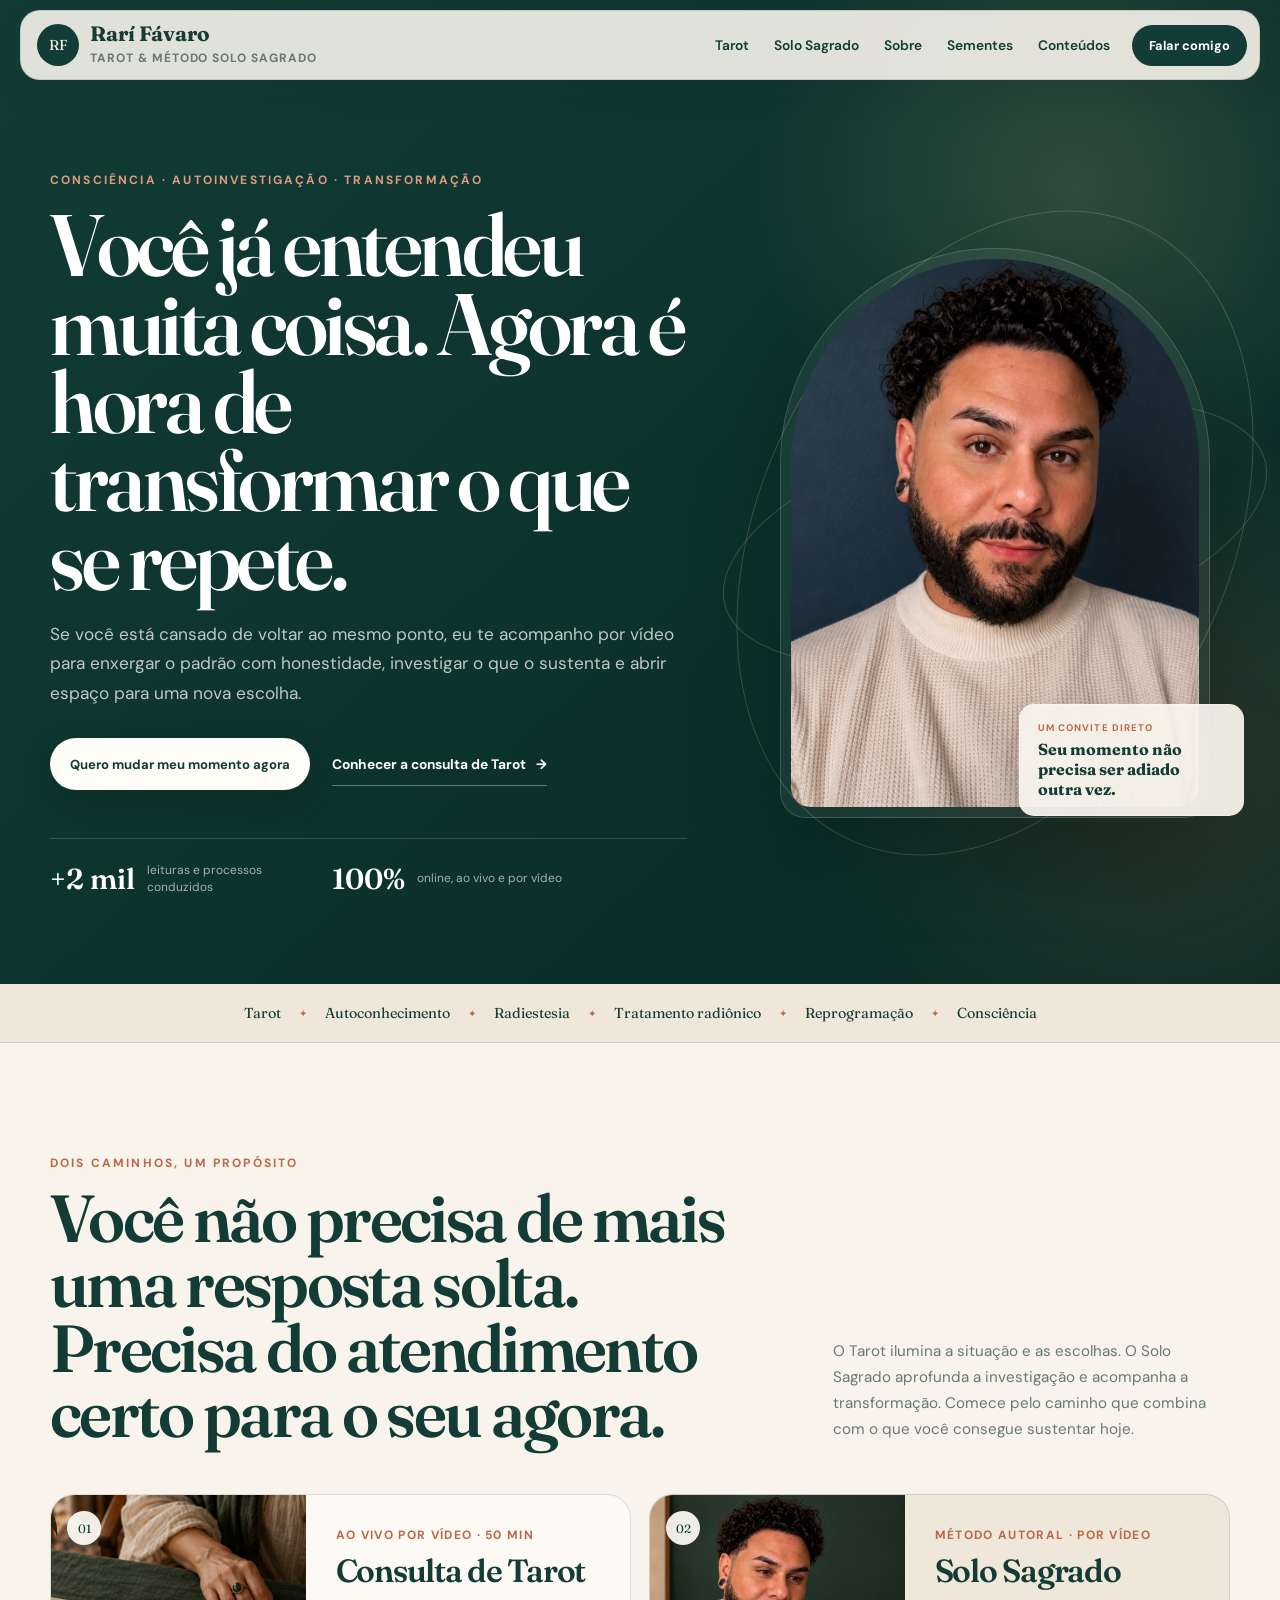
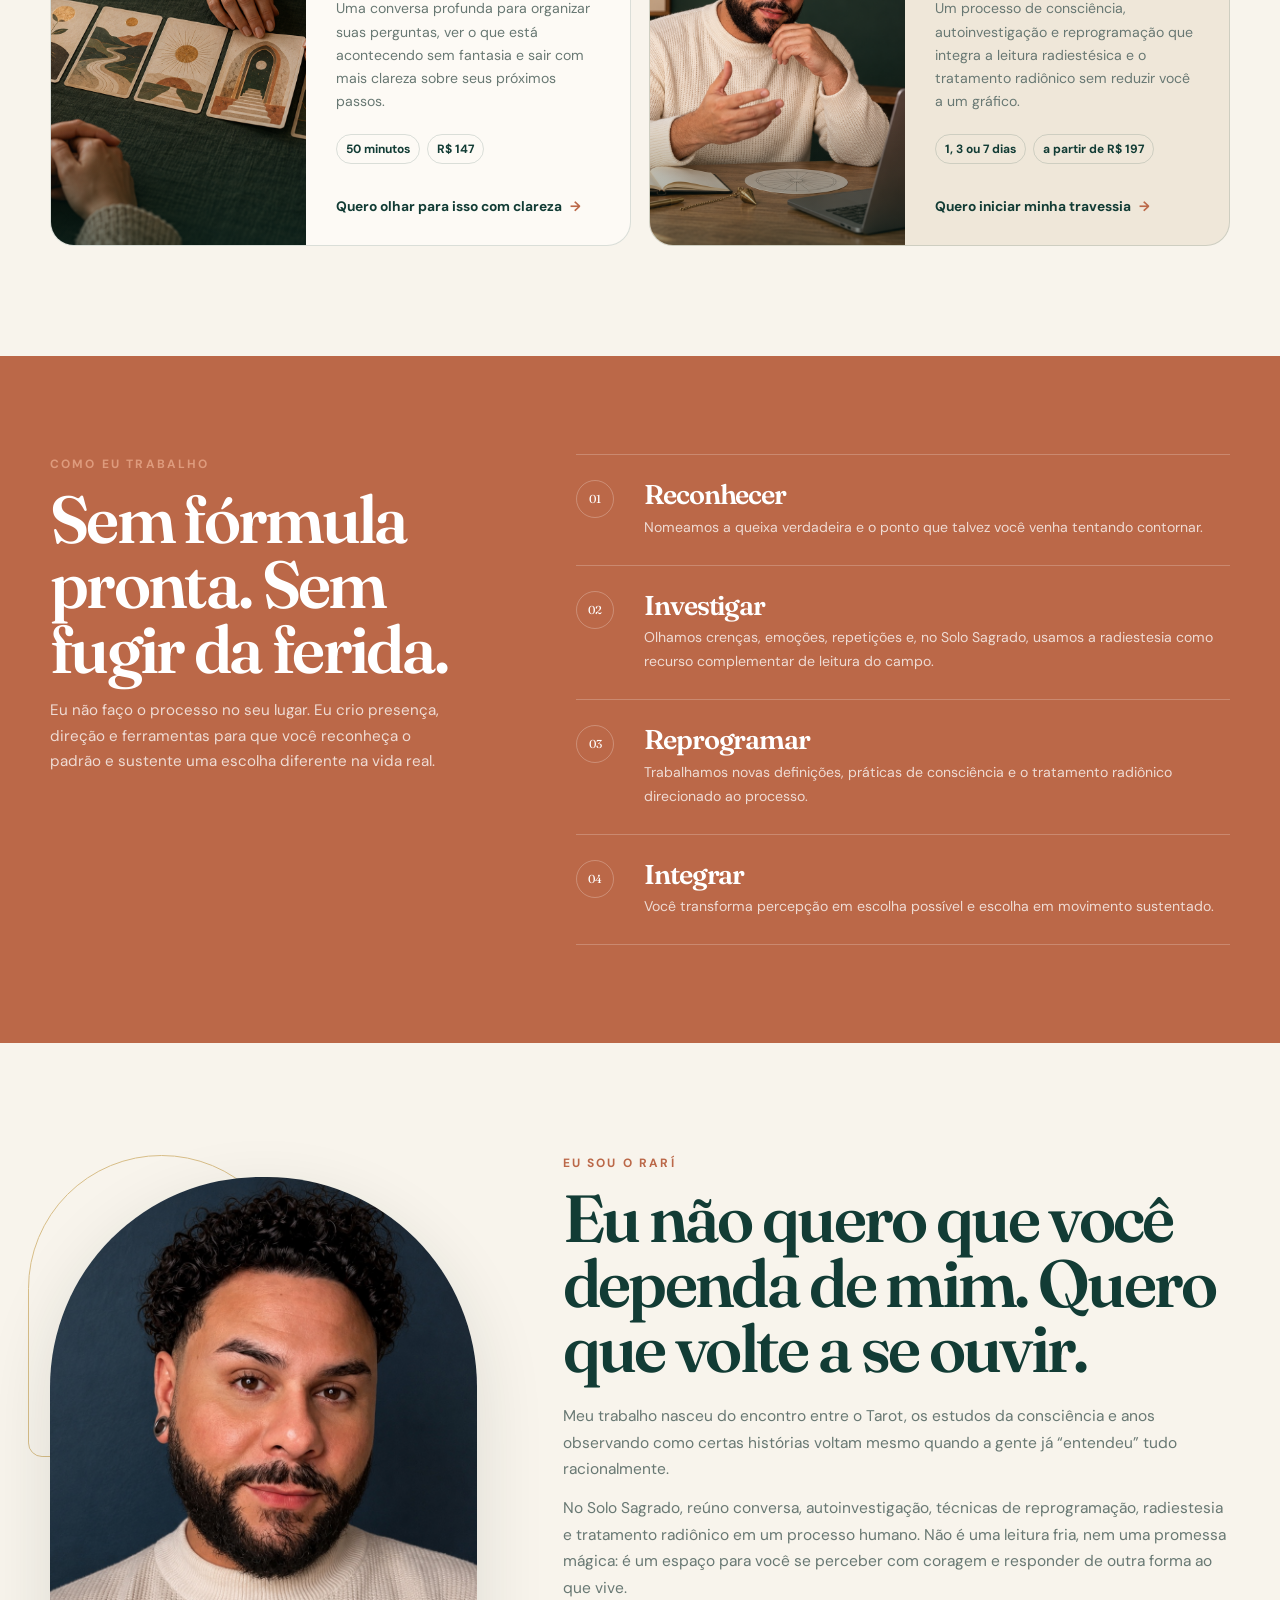
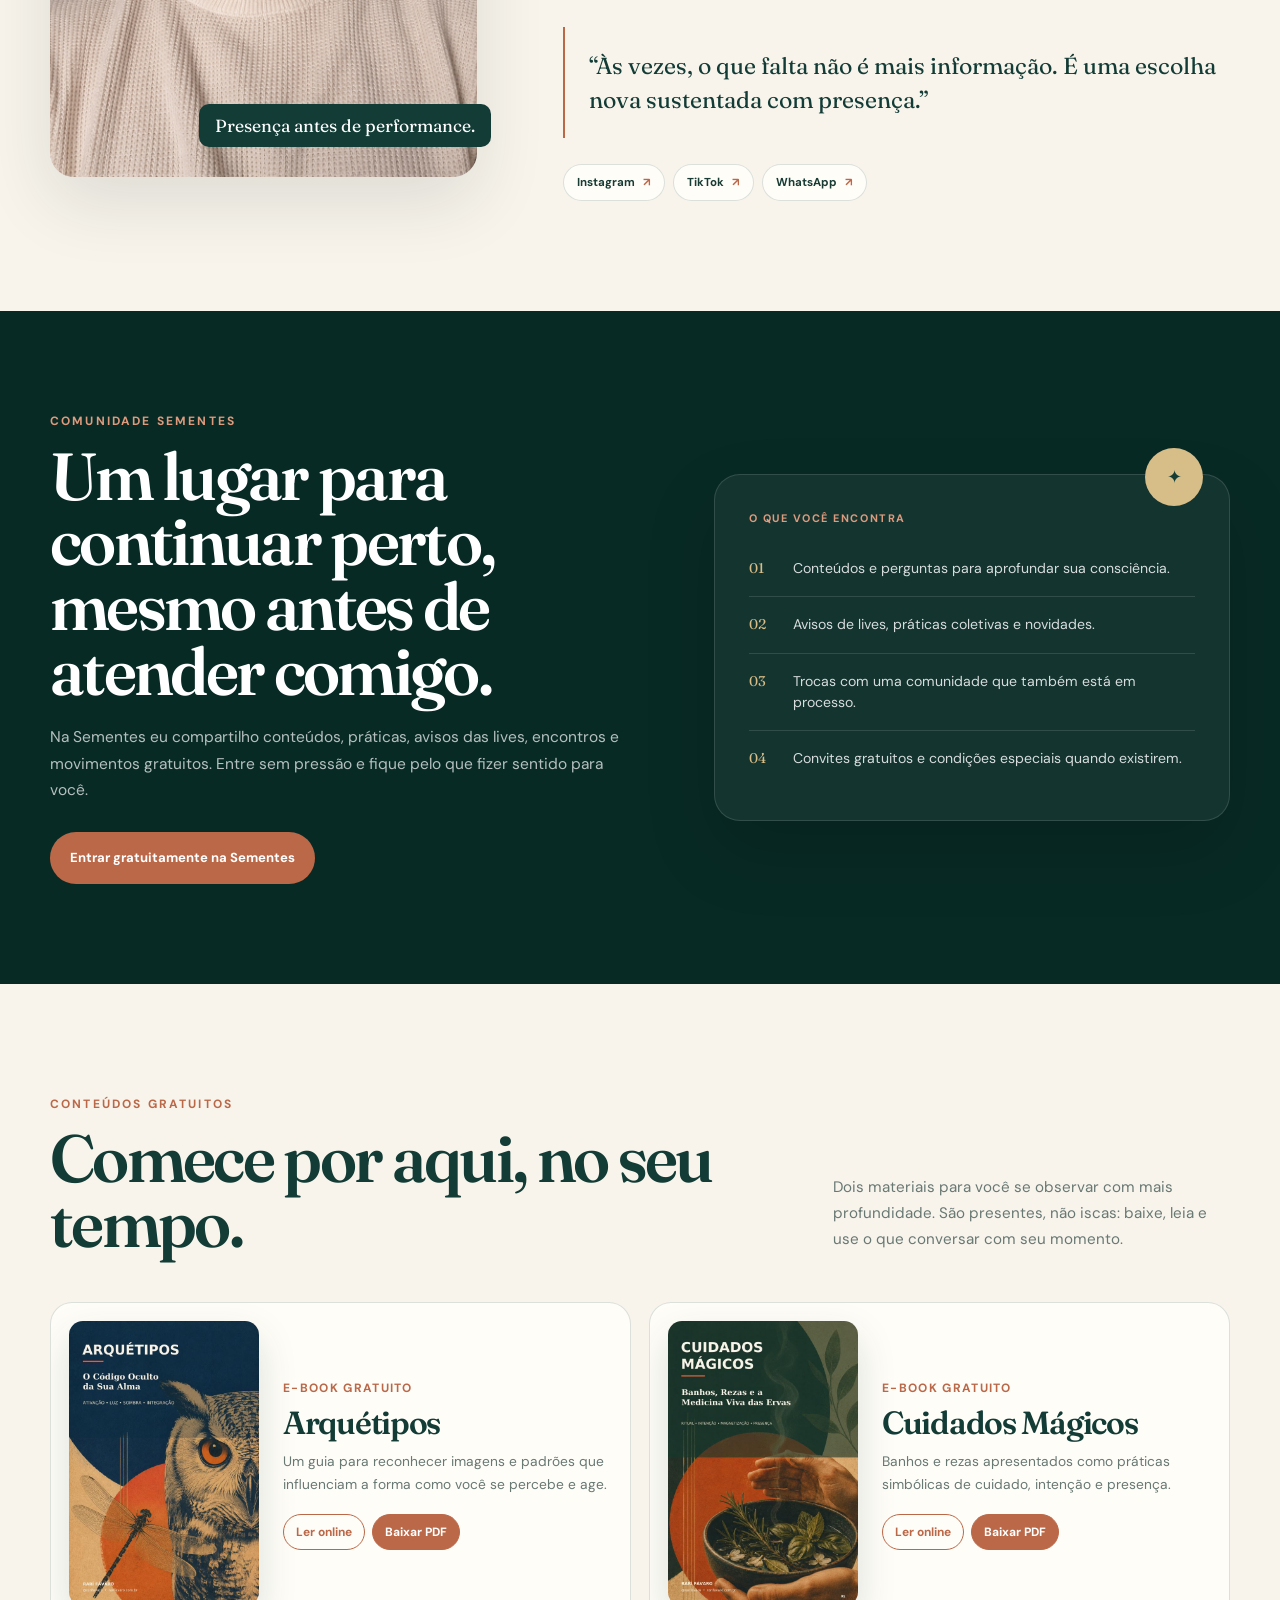
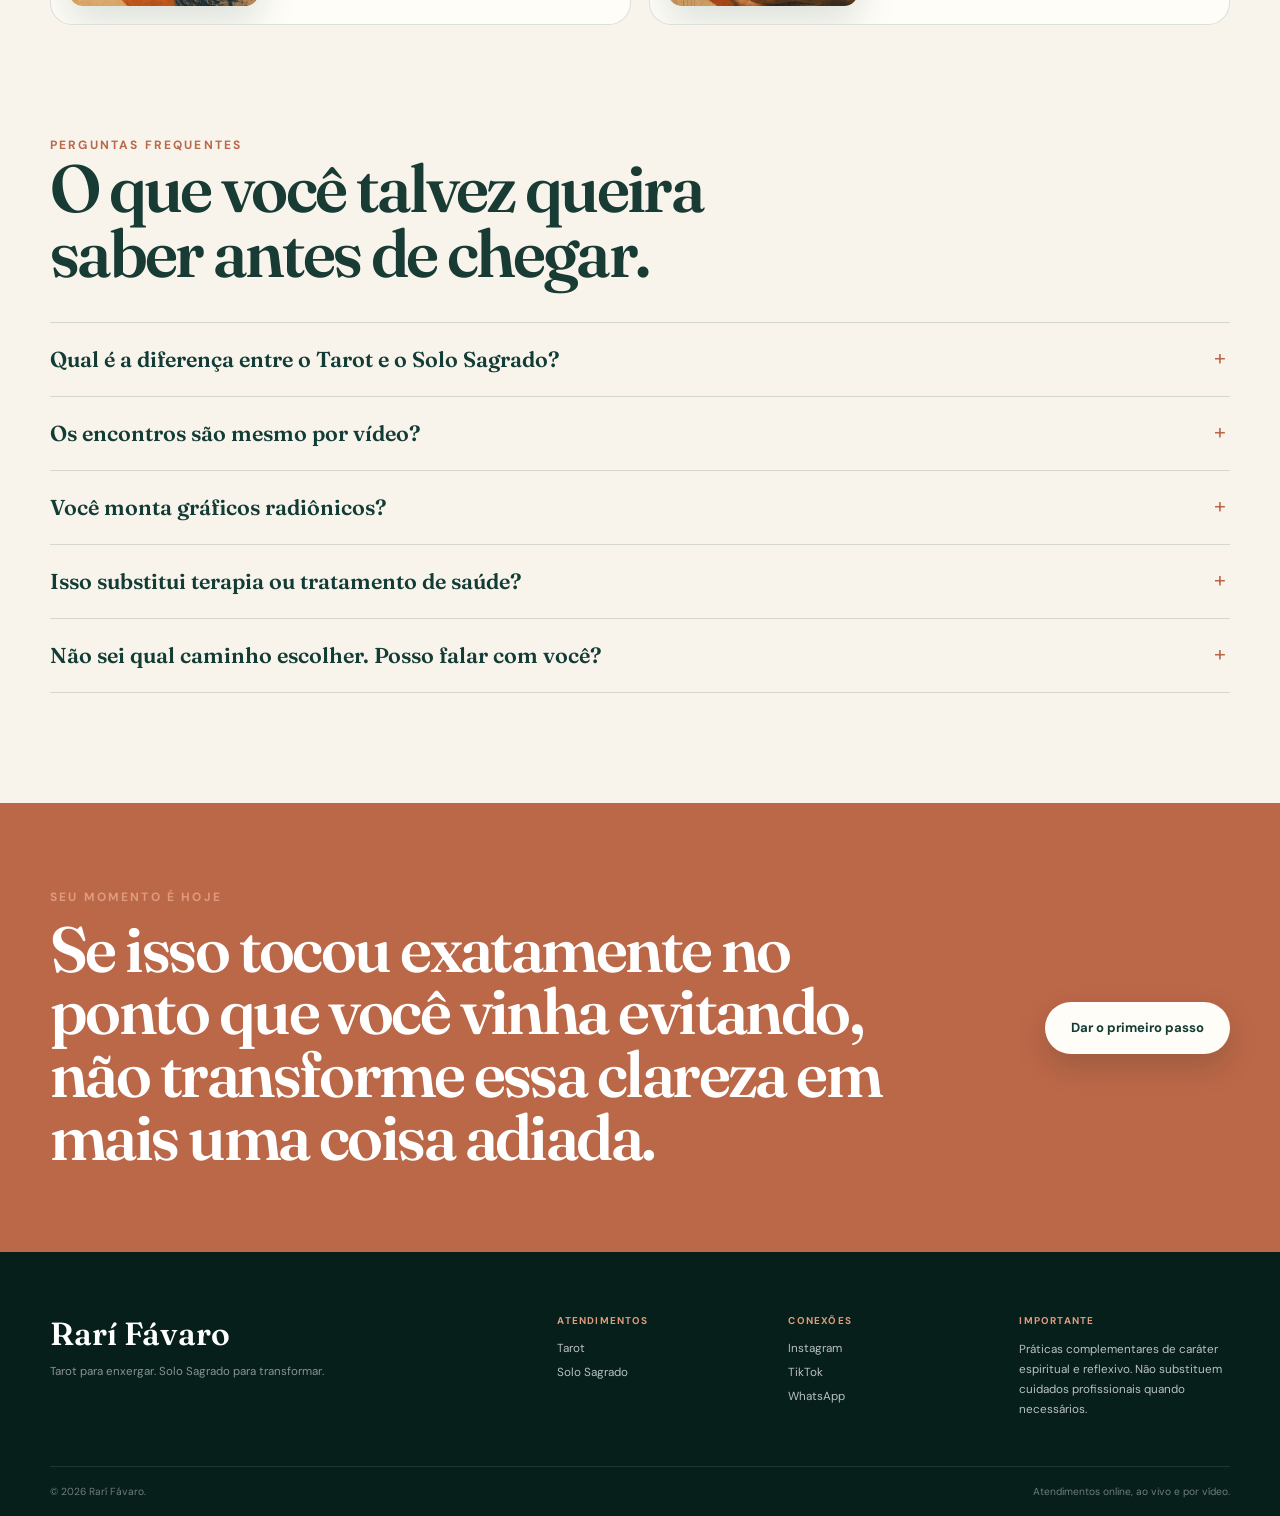
<file: numerologia.html>
<!doctype html>
<html lang="pt-BR">
<head>
  <meta charset="utf-8">
  <meta name="viewport" content="width=device-width, initial-scale=1">
  <meta name="robots" content="noindex,follow">
  <meta http-equiv="refresh" content="0;url=index.html">
  <link rel="canonical" href="https://rarifavaro.com.br/">
  <title>Rarí Fávaro</title>
</head>
<body><p>Este atendimento não está mais disponível separadamente. <a href="index.html">Conheça os atendimentos atuais.</a></p></body>
</html>
</file>
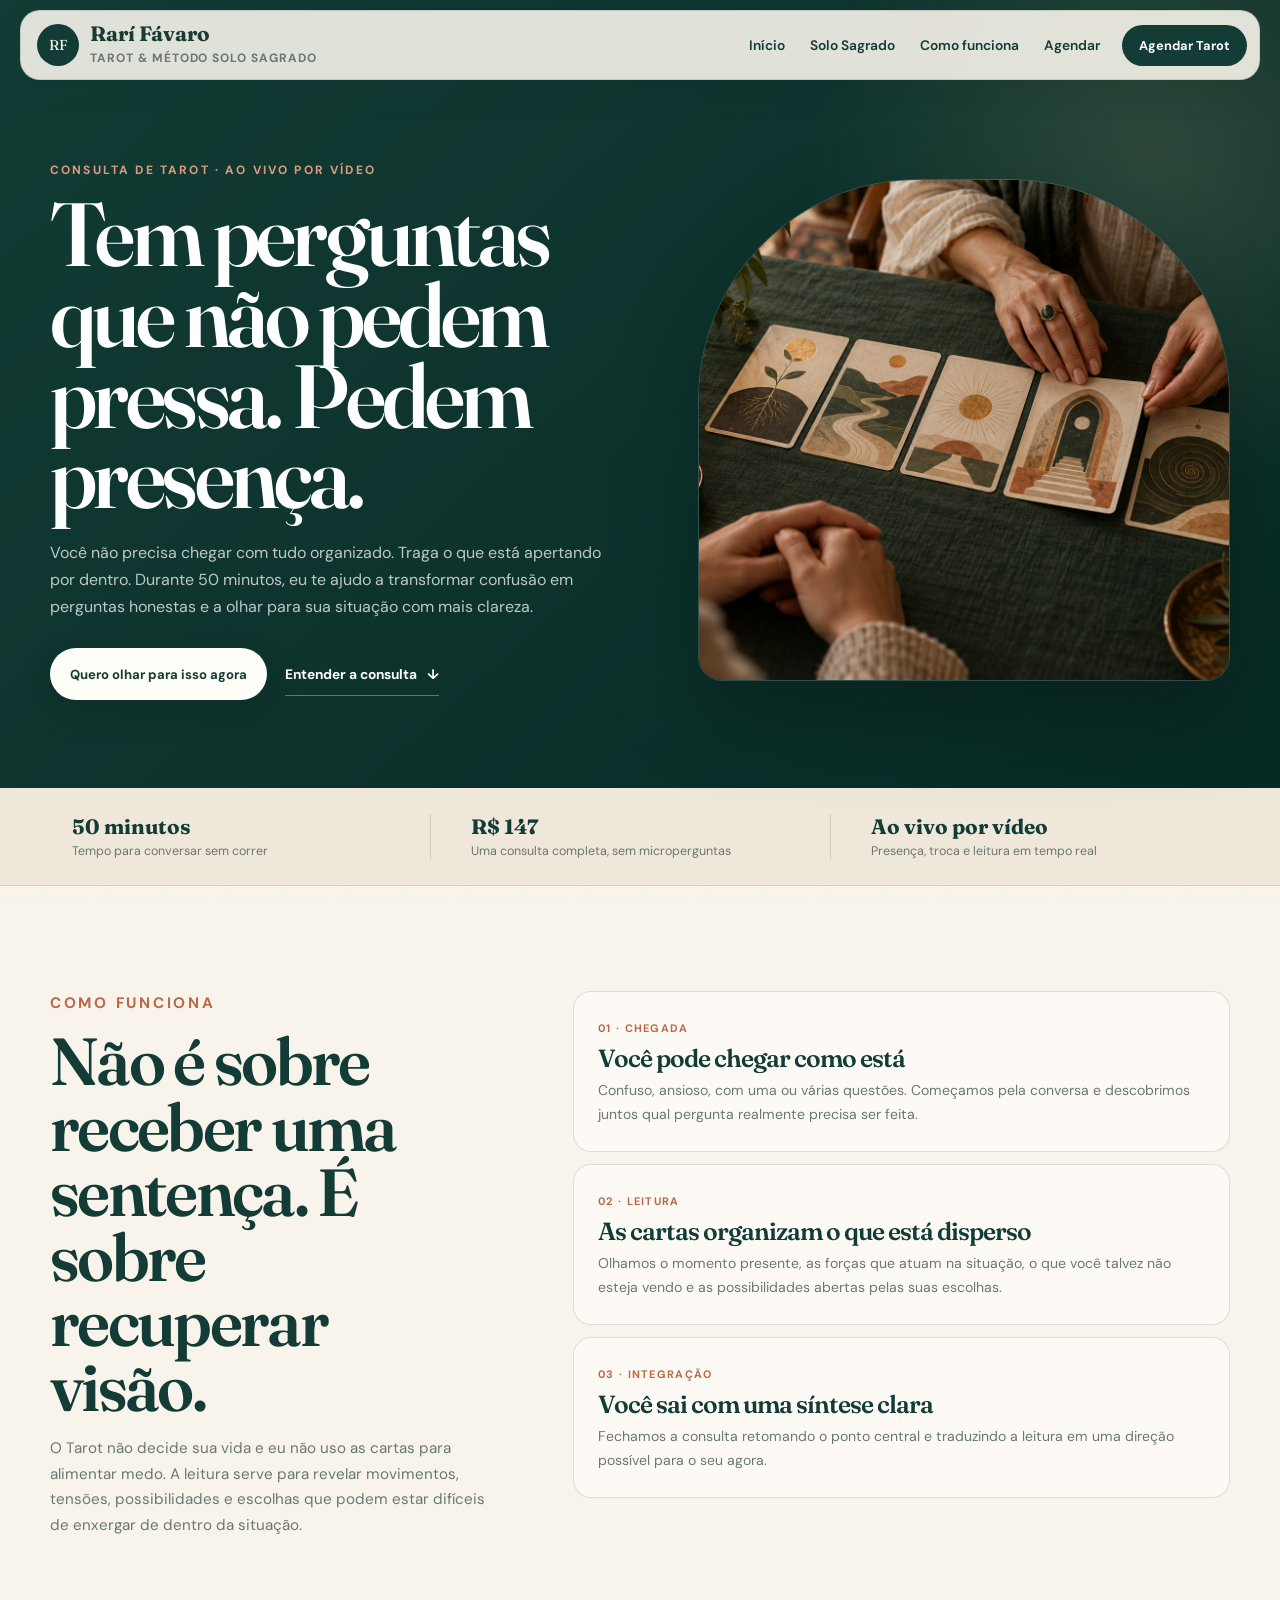
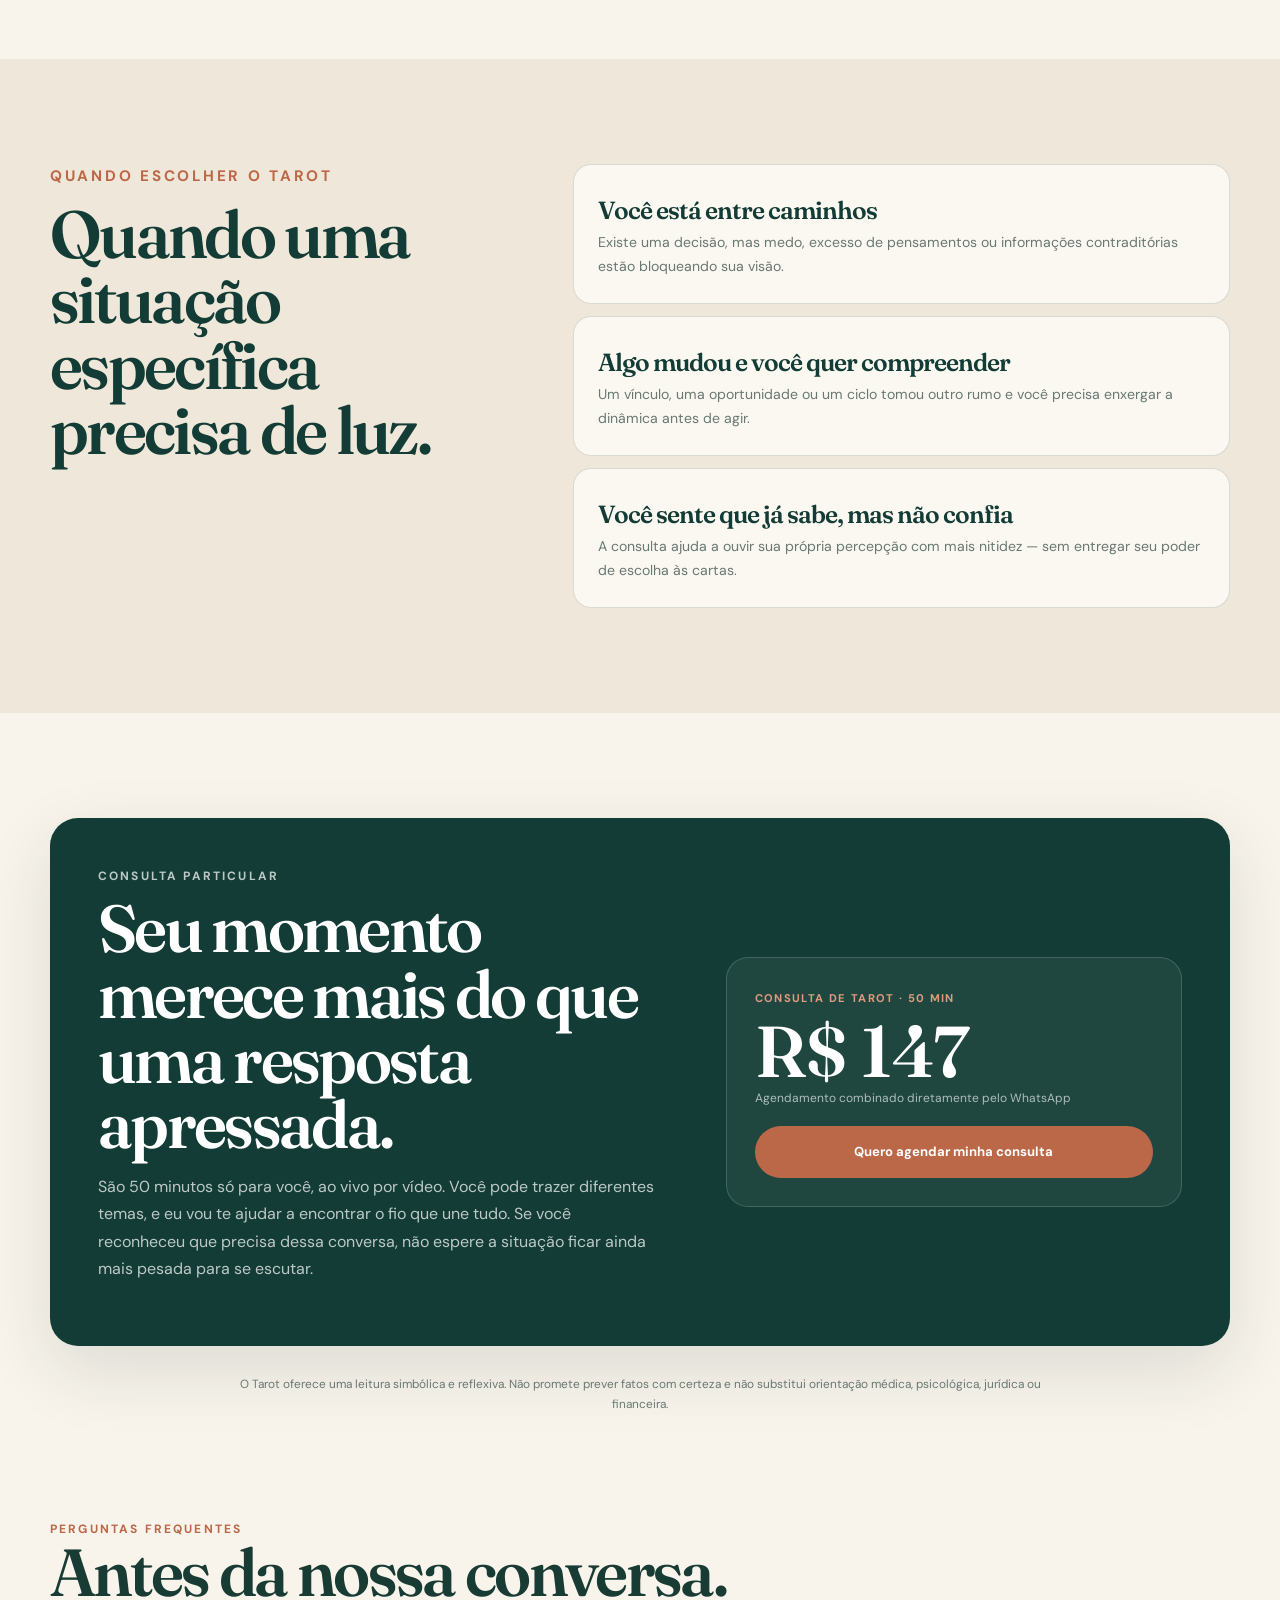
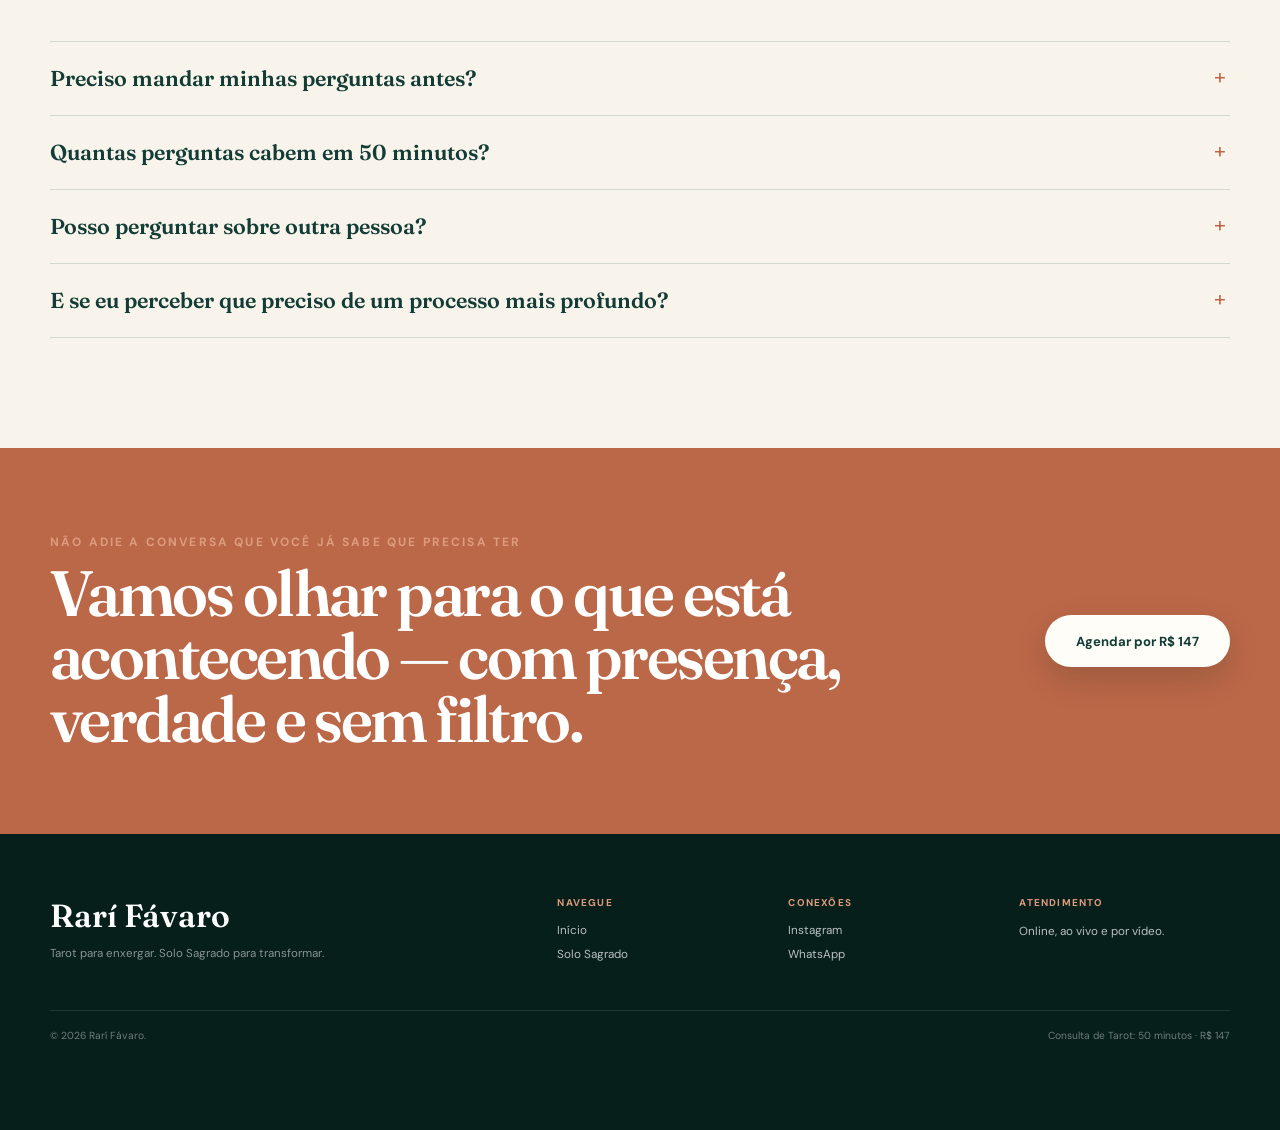
<file: tarot.html>
<!doctype html>
<html lang="pt-BR">
<head>
  <meta charset="utf-8">
  <meta name="viewport" content="width=device-width, initial-scale=1">
  <meta name="theme-color" content="#123c35">
  <meta name="description" content="Consulta de Tarot com Rarí Fávaro: 50 minutos, ao vivo por vídeo, para clareza e direção. Valor: R$ 147.">
  <title>Consulta de Tarot | Rarí Fávaro</title>
  <link rel="preconnect" href="https://fonts.googleapis.com">
  <link rel="preconnect" href="https://fonts.gstatic.com" crossorigin>
  <link href="https://fonts.googleapis.com/css2?family=DM+Sans:wght@400;500;600;700&family=Fraunces:opsz,wght@9..144,600;9..144,700&display=swap" rel="stylesheet">
  <link rel="stylesheet" href="style-v2.css?v=solo-sagrado-1">
</head>
<body>
  <a class="skip-link" href="#conteudo">Ir para o conteúdo</a>

  <header class="top">
    <a class="brand" href="index.html" aria-label="Voltar para a página inicial">
      <span class="brand-mark" aria-hidden="true">RF</span>
      <span class="brand-name"><strong>Rarí Fávaro</strong><small>Tarot &amp; Método Solo Sagrado</small></span>
    </a>
    <nav class="desktop-nav" aria-label="Navegação principal">
      <a href="index.html">Início</a>
      <a href="metodo.html">Solo Sagrado</a>
      <a href="#como-funciona">Como funciona</a>
      <a href="#agendar">Agendar</a>
    </nav>
    <a class="top-cta" target="_blank" rel="noopener" href="https://wa.me/5521975003419?text=Oi%2C%20Rar%C3%AD%21%20Quero%20agendar%20minha%20consulta%20de%20Tarot%20de%2050%20minutos%20por%20R%24%20147.">Agendar Tarot</a>
  </header>

  <main id="conteudo">
    <section class="inner-hero">
      <div class="wrap inner-hero-grid">
        <div class="inner-hero-copy">
          <p class="eyebrow">Consulta de Tarot · ao vivo por vídeo</p>
          <h1>Tem perguntas que não pedem pressa. Pedem presença.</h1>
          <p>Você não precisa chegar com tudo organizado. Traga o que está apertando por dentro. Durante 50 minutos, eu te ajudo a transformar confusão em perguntas honestas e a olhar para sua situação com mais clareza.</p>
          <div class="inner-actions">
            <a class="button button-light" href="#agendar">Quero olhar para isso agora</a>
            <a class="text-link" href="#como-funciona">Entender a consulta <span>↓</span></a>
          </div>
        </div>
        <div class="inner-visual"><img src="tarot-autoral-v2.png" alt="Cartas autorais sobre mesa verde, em uma leitura de Tarot acolhedora"></div>
      </div>
    </section>

    <section class="offer-strip">
      <div class="wrap offer-strip-grid">
        <article><strong>50 minutos</strong><span>Tempo para conversar sem correr</span></article>
        <article><strong>R$ 147</strong><span>Uma consulta completa, sem microperguntas</span></article>
        <article><strong>Ao vivo por vídeo</strong><span>Presença, troca e leitura em tempo real</span></article>
      </div>
    </section>

    <section class="content-section" id="como-funciona">
      <div class="wrap content-grid">
        <div class="content-heading">
          <p class="eyebrow dark">Como funciona</p>
          <h2>Não é sobre receber uma sentença. É sobre recuperar visão.</h2>
          <p>O Tarot não decide sua vida e eu não uso as cartas para alimentar medo. A leitura serve para revelar movimentos, tensões, possibilidades e escolhas que podem estar difíceis de enxergar de dentro da situação.</p>
        </div>
        <div class="feature-list">
          <article class="feature"><span>01 · Chegada</span><h3>Você pode chegar como está</h3><p>Confuso, ansioso, com uma ou várias questões. Começamos pela conversa e descobrimos juntos qual pergunta realmente precisa ser feita.</p></article>
          <article class="feature"><span>02 · Leitura</span><h3>As cartas organizam o que está disperso</h3><p>Olhamos o momento presente, as forças que atuam na situação, o que você talvez não esteja vendo e as possibilidades abertas pelas suas escolhas.</p></article>
          <article class="feature"><span>03 · Integração</span><h3>Você sai com uma síntese clara</h3><p>Fechamos a consulta retomando o ponto central e traduzindo a leitura em uma direção possível para o seu agora.</p></article>
        </div>
      </div>
    </section>

    <section class="content-section sand">
      <div class="wrap content-grid">
        <div class="content-heading">
          <p class="eyebrow dark">Quando escolher o Tarot</p>
          <h2>Quando uma situação específica precisa de luz.</h2>
        </div>
        <div class="feature-list">
          <article class="feature"><h3>Você está entre caminhos</h3><p>Existe uma decisão, mas medo, excesso de pensamentos ou informações contraditórias estão bloqueando sua visão.</p></article>
          <article class="feature"><h3>Algo mudou e você quer compreender</h3><p>Um vínculo, uma oportunidade ou um ciclo tomou outro rumo e você precisa enxergar a dinâmica antes de agir.</p></article>
          <article class="feature"><h3>Você sente que já sabe, mas não confia</h3><p>A consulta ajuda a ouvir sua própria percepção com mais nitidez — sem entregar seu poder de escolha às cartas.</p></article>
        </div>
      </div>
    </section>

    <section class="content-section" id="agendar">
      <div class="wrap single-offer">
        <div>
          <p class="eyebrow">Consulta particular</p>
          <h2>Seu momento merece mais do que uma resposta apressada.</h2>
          <p>São 50 minutos só para você, ao vivo por vídeo. Você pode trazer diferentes temas, e eu vou te ajudar a encontrar o fio que une tudo. Se você reconheceu que precisa dessa conversa, não espere a situação ficar ainda mais pesada para se escutar.</p>
        </div>
        <div class="offer-price">
          <small>Consulta de Tarot · 50 min</small>
          <strong>R$ 147</strong>
          <span>Agendamento combinado diretamente pelo WhatsApp</span>
          <a class="button button-copper" target="_blank" rel="noopener" href="https://wa.me/5521975003419?text=Oi%2C%20Rar%C3%AD%21%20Quero%20agendar%20minha%20consulta%20de%20Tarot%20de%2050%20minutos%20por%20R%24%20147.">Quero agendar minha consulta</a>
        </div>
      </div>
      <p class="truth-note">O Tarot oferece uma leitura simbólica e reflexiva. Não promete prever fatos com certeza e não substitui orientação médica, psicológica, jurídica ou financeira.</p>
    </section>

    <section class="faq wrap">
      <div class="faq-heading"><p class="eyebrow dark">Perguntas frequentes</p><h2>Antes da nossa conversa.</h2></div>
      <div class="faq-list">
        <details><summary>Preciso mandar minhas perguntas antes?</summary><p>Não. Se quiser, pode me contar o tema pelo WhatsApp, mas organizamos as perguntas juntos no início da chamada.</p></details>
        <details><summary>Quantas perguntas cabem em 50 minutos?</summary><p>Não trabalho com contagem rígida. Priorizamos o que realmente importa e aprofundamos até o limite saudável do encontro, sem transformar a consulta em uma corrida.</p></details>
        <details><summary>Posso perguntar sobre outra pessoa?</summary><p>Podemos olhar como a relação e a situação chegam até você. A leitura preserva o foco na sua percepção, nos seus limites e nas escolhas que estão ao seu alcance.</p></details>
        <details><summary>E se eu perceber que preciso de um processo mais profundo?</summary><p>Se a leitura revelar uma repetição que pede acompanhamento, eu posso te apresentar o Solo Sagrado. Você decide com calma; não existe obrigação de continuar.</p></details>
      </div>
    </section>

    <section class="final-cta">
      <div class="wrap final-cta-inner">
        <div><p class="eyebrow">Não adie a conversa que você já sabe que precisa ter</p><h2>Vamos olhar para o que está acontecendo — com presença, verdade e sem filtro.</h2></div>
        <a class="button button-light" target="_blank" rel="noopener" href="https://wa.me/5521975003419?text=Oi%2C%20Rar%C3%AD%21%20Quero%20agendar%20minha%20consulta%20de%20Tarot%20de%2050%20minutos%20por%20R%24%20147.">Agendar por R$ 147</a>
      </div>
    </section>
  </main>

  <footer>
    <div class="wrap">
      <div class="footer-grid">
        <div class="footer-brand"><strong>Rarí Fávaro</strong><p>Tarot para enxergar. Solo Sagrado para transformar.</p></div>
        <div><span>Navegue</span><a href="index.html">Início</a><a href="metodo.html">Solo Sagrado</a></div>
        <div><span>Conexões</span><a target="_blank" rel="noopener" href="https://instagram.com/rarifavaro.co">Instagram</a><a target="_blank" rel="noopener" href="https://wa.me/5521975003419">WhatsApp</a></div>
        <div class="footer-site"><span>Atendimento</span><p>Online, ao vivo e por vídeo.</p></div>
      </div>
      <div class="footer-bottom"><span>© 2026 Rarí Fávaro.</span><span>Consulta de Tarot: 50 minutos · R$ 147</span></div>
    </div>
  </footer>

  <nav class="mobile-bar" aria-label="Ações rápidas">
    <a href="index.html">Início</a><a href="metodo.html">Solo Sagrado</a><a target="_blank" rel="noopener" href="https://wa.me/5521975003419?text=Oi%2C%20Rar%C3%AD%21%20Quero%20agendar%20meu%20Tarot.">Agendar</a>
  </nav>
</body>
</html>
</file>
<file: style-v2.css>
:root{--paper:#f8f4ec;--sand:#efe7d9;--white:#fffdf8;--green:#123c35;--deep:#082a25;--soft:#2d5c52;--copper:#bb6848;--copper-light:#de9b7d;--gold:#d7bd87;--ink:#183b34;--muted:#687873;--line:rgba(18,60,53,.15);--line-light:rgba(255,255,255,.15);--shadow:0 24px 70px rgba(22,42,37,.12);--serif:"Fraunces",Georgia,serif;--sans:"DM Sans",Arial,sans-serif}
*{box-sizing:border-box}html{scroll-behavior:smooth}body{margin:0;background:var(--paper);color:var(--ink);font-family:var(--sans);font-size:16px;-webkit-font-smoothing:antialiased}body:before{content:"";position:fixed;inset:0;z-index:-1;pointer-events:none;opacity:.18;background-image:url("data:image/svg+xml,%3Csvg xmlns='http://www.w3.org/2000/svg' width='120' height='120' viewBox='0 0 120 120'%3E%3Cfilter id='n'%3E%3CfeTurbulence type='fractalNoise' baseFrequency='.85' numOctaves='2' stitchTiles='stitch'/%3E%3C/filter%3E%3Crect width='100%25' height='100%25' filter='url(%23n)' opacity='.12'/%3E%3C/svg%3E")}a{color:inherit;text-decoration:none}img{max-width:100%}button,a,input,textarea{font:inherit}.wrap{width:min(1180px,100% - 48px);margin-inline:auto}.skip-link{position:fixed;left:14px;top:-80px;z-index:100;padding:12px 16px;border-radius:10px;background:var(--white);color:var(--green);font-weight:700}.skip-link:focus{top:14px}.eyebrow{margin:0;color:var(--copper-light);font-size:.75rem;font-weight:700;letter-spacing:.18em;text-transform:uppercase}.eyebrow.dark{color:var(--copper)}h1,h2,h3{margin:0;font-family:var(--serif);font-weight:600;letter-spacing:-.04em}h2{font-size:clamp(2.6rem,5.2vw,4.7rem);line-height:.98}h3{font-size:2rem;line-height:1.05}p{line-height:1.7}.button{min-height:52px;display:inline-flex;align-items:center;justify-content:center;padding:14px 20px;border:0;border-radius:999px;cursor:pointer;font-size:.82rem;font-weight:700;transition:transform .2s,background .2s,border-color .2s}.button:hover{transform:translateY(-2px)}.button-light{background:var(--white);color:var(--green);box-shadow:0 12px 32px rgba(4,24,20,.16)}.button-copper{background:var(--copper);color:#fff}.button-green{background:var(--green);color:#fff}.button-outline{border:1px solid var(--line);background:transparent;color:var(--green)}
.top{position:sticky;top:10px;z-index:50;width:min(1240px,100% - 28px);margin:10px auto 0;min-height:70px;padding:10px 12px 10px 16px;display:flex;align-items:center;justify-content:space-between;gap:22px;border:1px solid var(--line);border-radius:20px;background:rgba(248,244,236,.9);backdrop-filter:blur(18px);box-shadow:0 10px 34px rgba(8,42,37,.08)}.brand{display:flex;align-items:center;gap:11px;min-width:max-content}.brand-mark{width:42px;height:42px;display:grid;place-items:center;border-radius:50%;background:var(--green);color:var(--paper);font-family:var(--serif);font-size:.9rem}.brand-name strong{display:block;font-family:var(--serif);font-size:1.3rem;line-height:1}.brand-name small{display:block;margin-top:5px;color:var(--muted);font-size:.55rem;font-weight:700;letter-spacing:.12em;text-transform:uppercase}.desktop-nav{display:flex;align-items:center;gap:25px;margin-left:auto}.desktop-nav a{position:relative;color:var(--green);font-size:.78rem;font-weight:600}.desktop-nav a:after{content:"";position:absolute;left:0;right:100%;bottom:-6px;height:1px;background:var(--copper);transition:right .2s}.desktop-nav a:hover:after{right:0}.top-cta{padding:12px 17px;border-radius:999px;background:var(--green);color:#fff;font-size:.72rem;font-weight:700;white-space:nowrap}
.hero{margin-top:-80px;padding:170px 0 88px;overflow:hidden;background:radial-gradient(circle at 84% 19%,rgba(215,189,135,.18),transparent 24%),radial-gradient(circle at 92% 78%,rgba(187,104,72,.18),transparent 27%),linear-gradient(138deg,var(--green),var(--deep));color:#fff}.hero-grid{display:grid;grid-template-columns:minmax(0,1.15fr) minmax(360px,.85fr);gap:72px;align-items:center}.hero-copy{position:relative;z-index:2;max-width:760px}.hero h1{max-width:820px;margin:16px 0 22px;color:#fff;font-size:clamp(3.65rem,6.8vw,6.5rem);line-height:.9}.hero-intro{max-width:680px;margin:0;color:rgba(255,255,255,.73);font-size:1.08rem}.hero-actions{display:flex;align-items:center;gap:22px;margin-top:30px}.text-link{padding:12px 0;border-bottom:1px solid rgba(255,255,255,.34);font-size:.86rem;font-weight:700}.text-link span{margin-left:7px}.hero-proof{display:flex;gap:40px;margin-top:48px;padding-top:22px;border-top:1px solid var(--line-light)}.hero-proof div{display:grid;grid-template-columns:auto minmax(0,145px);gap:12px;align-items:center}.hero-proof strong{font-family:var(--serif);font-size:1.8rem;font-weight:600}.hero-proof span{color:rgba(255,255,255,.62);font-size:.7rem;line-height:1.4}.hero-visual{position:relative;min-height:610px;display:grid;place-items:center}.portrait-frame{position:relative;z-index:2;width:min(430px,92%);height:570px;padding:10px;border:1px solid rgba(255,255,255,.16);border-radius:220px 220px 26px 26px;background:rgba(255,255,255,.05);box-shadow:0 35px 90px rgba(0,0,0,.24)}.portrait-frame img{width:100%;height:100%;display:block;object-fit:cover;object-position:center top;border-radius:210px 210px 20px 20px}.portrait-note{position:absolute;z-index:4;right:-14px;bottom:22px;width:225px;padding:16px 18px;border:1px solid rgba(255,255,255,.25);border-radius:15px;background:rgba(248,244,236,.94);color:var(--green);box-shadow:var(--shadow)}.portrait-note span{display:block;color:var(--copper);font-size:.6rem;font-weight:700;letter-spacing:.11em;text-transform:uppercase}.portrait-note strong{display:block;margin-top:5px;font-family:var(--serif);font-size:1rem}.orbit{position:absolute;border:1px solid rgba(215,189,135,.25);border-radius:50%;transform:rotate(-15deg)}.orbit-one{width:560px;height:230px}.orbit-two{width:470px;height:680px;transform:rotate(26deg)}
.signature{padding:20px 0;border-bottom:1px solid var(--line);background:var(--sand)}.signature-list{display:flex;align-items:center;justify-content:center;gap:18px;color:var(--green);font-family:var(--serif);font-size:.9rem;text-align:center}.signature-list i{color:var(--copper);font-style:normal;font-size:.65rem}.catalog{padding:110px 0}.section-heading h2{margin-top:12px;color:var(--green)}.split-heading{display:grid;grid-template-columns:1.15fr .65fr;gap:80px;align-items:end}.split-heading>p{margin:0 0 4px;color:var(--muted);font-size:.92rem}.catalog-grid{display:grid;grid-template-columns:repeat(2,minmax(0,1fr));gap:18px;margin-top:48px}.catalog-card{min-width:0;overflow:hidden;display:grid;grid-template-columns:44% 56%;min-height:350px;border:1px solid var(--line);border-radius:24px;background:rgba(255,253,248,.72);transition:transform .25s,box-shadow .25s,border-color .25s}.catalog-card:hover{transform:translateY(-5px);border-color:rgba(187,104,72,.48);box-shadow:var(--shadow)}.card-featured{background:var(--sand)}.card-image{position:relative;min-height:350px;overflow:hidden}.card-image:after{content:"";position:absolute;inset:0;background:linear-gradient(transparent 60%,rgba(8,42,37,.45))}.card-image img{width:100%;height:100%;display:block;object-fit:cover;transition:transform .5s}.catalog-card:hover .card-image img{transform:scale(1.035)}.card-image span{position:absolute;z-index:2;left:16px;top:16px;width:34px;height:34px;display:grid;place-items:center;border-radius:50%;background:rgba(255,253,248,.92);color:var(--green);font-family:var(--serif);font-size:.75rem}.card-content{display:flex;flex-direction:column;align-items:flex-start;justify-content:center;padding:30px}.card-type{margin:0;color:var(--copper);font-size:.67rem;font-weight:700;letter-spacing:.13em;text-transform:uppercase}.card-content h3{margin:8px 0 10px;color:var(--green)}.card-content p:not(.card-type){margin:0 0 20px;color:var(--muted);font-size:.8rem;line-height:1.6}.card-content b{margin-top:auto;color:var(--green);font-size:.73rem}.card-content b span{margin-left:5px;color:var(--copper)}.price-line{display:flex;gap:7px;flex-wrap:wrap;margin:0 0 18px}.price-line span{padding:6px 9px;border:1px solid var(--line);border-radius:999px;color:var(--green);font-size:.66rem;font-weight:700}
.approach{padding:98px 0;background:var(--copper);color:#fff}.approach-grid{display:grid;grid-template-columns:.8fr 1.2fr;gap:90px}.approach-title h2{margin-top:12px;color:#fff}.approach-title>p:not(.eyebrow){max-width:400px;color:rgba(255,255,255,.76);font-size:.88rem}.approach-steps{border-top:1px solid rgba(255,255,255,.22)}.approach-steps article{display:grid;grid-template-columns:50px 1fr;gap:18px;padding:25px 0;border-bottom:1px solid rgba(255,255,255,.22)}.approach-steps article>span{width:38px;height:38px;display:grid;place-items:center;border:1px solid rgba(255,255,255,.25);border-radius:50%;font-family:var(--serif);font-size:.72rem}.approach-steps h3{color:#fff;font-size:1.7rem}.approach-steps p{max-width:570px;margin:7px 0 0;color:rgba(255,255,255,.76);font-size:.82rem}
.about{display:grid;grid-template-columns:.78fr 1.22fr;gap:86px;align-items:center;padding:110px 0}.about-photo{position:relative;min-height:600px}.about-photo:before{content:"";position:absolute;left:-22px;top:-22px;width:62%;height:50%;border:1px solid var(--gold);border-radius:190px 190px 20px 20px}.about-photo img{position:relative;width:100%;height:600px;display:block;object-fit:cover;object-position:center top;border-radius:210px 210px 24px 24px;box-shadow:var(--shadow)}.about-photo span{position:absolute;right:-14px;bottom:30px;padding:11px 16px;border-radius:10px;background:var(--green);color:#fff;font-family:var(--serif);font-size:1.1rem}.about-copy h2{max-width:720px;margin:12px 0 22px;color:var(--green)}.about-copy>p:not(.eyebrow){max-width:720px;margin:0 0 13px;color:var(--muted);font-size:.92rem}.about-copy blockquote{max-width:680px;margin:26px 0;padding:22px 0 22px 24px;border-left:2px solid var(--copper);color:var(--green);font-family:var(--serif);font-size:1.45rem;line-height:1.45}.social-links{display:flex;gap:8px;flex-wrap:wrap}.social-links a{padding:10px 13px;border:1px solid var(--line);border-radius:999px;background:var(--white);font-size:.72rem;font-weight:700}.social-links span{margin-left:5px;color:var(--copper)}
.community{padding:100px 0;background:var(--deep);color:#fff}.community-grid{display:grid;grid-template-columns:1fr .9fr;gap:90px;align-items:center}.community-copy h2{max-width:690px;margin:12px 0 20px;color:#fff}.community-copy>p:not(.eyebrow){max-width:680px;margin:0 0 28px;color:rgba(255,255,255,.7);font-size:.93rem}.community-card{position:relative;padding:34px;border:1px solid rgba(255,255,255,.13);border-radius:26px;background:rgba(255,255,255,.05);box-shadow:0 30px 70px rgba(0,0,0,.16)}.community-symbol{position:absolute;right:26px;top:-27px;width:58px;height:58px;display:grid;place-items:center;border-radius:50%;background:var(--gold);color:var(--green);font-size:1.1rem}.community-card>p{margin:0 0 14px;color:var(--copper-light);font-size:.68rem;font-weight:700;letter-spacing:.14em;text-transform:uppercase}.community-card ul{list-style:none;margin:0;padding:0}.community-card li{display:grid;grid-template-columns:32px 1fr;gap:12px;padding:17px 0;border-bottom:1px solid rgba(255,255,255,.12);color:rgba(255,255,255,.83);font-size:.8rem;line-height:1.5}.community-card li:last-child{border-bottom:0}.community-card li span{font-family:var(--serif);color:var(--gold)}
.library{padding:110px 0}.library-grid{display:grid;grid-template-columns:repeat(2,minmax(0,1fr));gap:18px;margin-top:46px}.material{overflow:hidden;display:grid;grid-template-columns:190px 1fr;gap:24px;align-items:center;padding:18px;border:1px solid var(--line);border-radius:22px;background:var(--white)}.material>img{width:190px;height:285px;display:block;object-fit:cover;border-radius:14px;box-shadow:0 16px 38px rgba(18,60,53,.15)}.material h3{margin:8px 0 10px;color:var(--green);font-size:2rem}.material div>p:not(.card-type){margin:0 0 17px;color:var(--muted);font-size:.78rem}.material-actions{display:flex;gap:7px;flex-wrap:wrap}.material-actions a{padding:9px 12px;border:1px solid var(--copper);border-radius:999px;color:var(--copper);font-size:.67rem;font-weight:700}.material-actions a:last-child{background:var(--copper);color:#fff}
.faq{padding:0 0 110px}.faq-heading{max-width:760px}.faq-list{margin-top:36px;border-top:1px solid var(--line)}details{border-bottom:1px solid var(--line)}summary{position:relative;padding:23px 48px 23px 0;cursor:pointer;list-style:none;color:var(--green);font-family:var(--serif);font-size:1.35rem;font-weight:600}summary::-webkit-details-marker{display:none}summary:after{content:"+";position:absolute;right:4px;top:21px;color:var(--copper);font-family:var(--sans);font-weight:400}details[open] summary:after{content:"−"}details p{max-width:850px;margin:0 0 23px;color:var(--muted);font-size:.84rem}.final-cta{padding:84px 0;background:var(--copper)}.final-cta-inner{display:flex;align-items:center;justify-content:space-between;gap:60px}.final-cta h2{max-width:850px;margin-top:10px;color:#fff;font-size:clamp(2.7rem,5vw,4.7rem)}.final-cta .button{min-width:185px}
footer{padding:62px 0 88px;background:#061f1b;color:#fff}.footer-grid{display:grid;grid-template-columns:1.7fr .65fr .65fr .8fr;gap:60px}.footer-brand strong{font-family:var(--serif);font-size:2rem;font-weight:600}.footer-brand p{max-width:300px;margin:9px 0 0;color:rgba(255,255,255,.52);font-size:.72rem}.footer-grid>div:not(.footer-brand){display:flex;flex-direction:column;gap:8px}.footer-grid span{margin-bottom:5px;color:var(--copper-light);font-size:.62rem;font-weight:700;letter-spacing:.12em;text-transform:uppercase}.footer-grid a,.footer-site p{margin:0;color:rgba(255,255,255,.72);font-size:.73rem}.footer-bottom{display:flex;justify-content:space-between;gap:20px;margin-top:46px;padding-top:18px;border-top:1px solid rgba(255,255,255,.1);color:rgba(255,255,255,.42);font-size:.64rem}.mobile-bar{display:none}
/* páginas internas */
.inner-hero{margin-top:-80px;padding:160px 0 88px;background:radial-gradient(circle at 90% 20%,rgba(215,189,135,.16),transparent 26%),linear-gradient(138deg,var(--green),var(--deep));color:#fff}.inner-hero-grid{display:grid;grid-template-columns:1fr .92fr;gap:70px;align-items:center}.inner-hero h1{max-width:760px;margin:14px 0 22px;font-size:clamp(3.7rem,7vw,6.7rem);line-height:.9}.inner-hero-copy>p:not(.eyebrow){max-width:650px;margin:0;color:rgba(255,255,255,.73)}.inner-visual{overflow:hidden;min-height:500px;border:1px solid rgba(255,255,255,.16);border-radius:220px 220px 24px 24px;box-shadow:0 35px 90px rgba(0,0,0,.24)}.inner-visual img{width:100%;height:500px;display:block;object-fit:cover}.inner-actions{display:flex;gap:18px;align-items:center;margin-top:28px}.offer-strip{padding:26px 0;background:var(--sand);border-bottom:1px solid var(--line)}.offer-strip-grid{display:grid;grid-template-columns:repeat(3,1fr);gap:18px}.offer-strip article{padding:0 22px;border-right:1px solid var(--line)}.offer-strip article:last-child{border-right:0}.offer-strip strong{display:block;color:var(--green);font-family:var(--serif);font-size:1.3rem}.offer-strip span{display:block;margin-top:4px;color:var(--muted);font-size:.72rem}.content-section{padding:105px 0}.content-section.sand{background:var(--sand)}.content-grid{display:grid;grid-template-columns:.8fr 1.2fr;gap:85px;align-items:start}.content-heading h2{margin-top:12px;color:var(--green)}.content-heading p{color:var(--muted);font-size:.9rem}.feature-list{display:grid;gap:12px}.feature{padding:24px;border:1px solid var(--line);border-radius:18px;background:rgba(255,253,248,.75)}.feature span{color:var(--copper);font-size:.68rem;font-weight:700;letter-spacing:.12em;text-transform:uppercase}.feature h3{margin:8px 0;color:var(--green);font-size:1.55rem}.feature p{margin:0;color:var(--muted);font-size:.82rem}.single-offer{display:grid;grid-template-columns:1.1fr .9fr;gap:70px;align-items:center;padding:48px;border-radius:28px;background:var(--green);color:#fff;box-shadow:var(--shadow)}.single-offer h2{color:#fff;margin:10px 0 16px}.single-offer p{color:rgba(255,255,255,.72)}.offer-price{padding:28px;border:1px solid rgba(255,255,255,.16);border-radius:22px;background:rgba(255,255,255,.06)}.offer-price small{color:var(--copper-light);font-size:.7rem;font-weight:700;letter-spacing:.12em;text-transform:uppercase}.offer-price strong{display:block;margin:8px 0 3px;font-family:var(--serif);font-size:4.5rem;font-weight:600;line-height:1}.offer-price>span{display:block;margin-bottom:20px;color:rgba(255,255,255,.64);font-size:.75rem}.offer-price .button{width:100%}.truth-note{max-width:820px;margin:28px auto 0;color:var(--muted);font-size:.74rem;text-align:center}
/* Solo Sagrado */
.pillars{display:grid;grid-template-columns:repeat(3,1fr);gap:16px;margin-top:45px}.pillar{padding:28px;border:1px solid var(--line);border-radius:20px;background:var(--white)}.pillar b{display:inline-grid;width:38px;height:38px;place-items:center;border-radius:50%;background:var(--sand);color:var(--copper);font-family:var(--serif)}.pillar h3{margin:18px 0 8px;color:var(--green);font-size:1.55rem}.pillar p{margin:0;color:var(--muted);font-size:.8rem}.journey-grid{display:grid;grid-template-columns:repeat(3,1fr);gap:16px;margin-top:42px}.journey-card{position:relative;display:flex;flex-direction:column;padding:30px;border:1px solid var(--line);border-radius:22px;background:var(--white)}.journey-card.featured{background:var(--green);color:#fff;transform:translateY(-9px);box-shadow:var(--shadow)}.journey-card .tag{align-self:flex-start;padding:6px 9px;border-radius:999px;background:var(--sand);color:var(--copper);font-size:.62rem;font-weight:700;letter-spacing:.1em;text-transform:uppercase}.journey-card.featured .tag{background:var(--copper);color:#fff}.journey-card h3{margin:18px 0 5px;color:var(--green);font-size:2rem}.journey-card.featured h3{color:#fff}.journey-card .duration{color:var(--copper);font-size:.75rem;font-weight:700}.journey-card.featured .duration{color:var(--copper-light)}.journey-card ul{flex:1;margin:20px 0;padding-left:18px;color:var(--muted);font-size:.78rem;line-height:1.7}.journey-card.featured ul{color:rgba(255,255,255,.72)}.journey-card .journey-price{display:block;margin-bottom:15px;color:var(--green);font-family:var(--serif);font-size:2.6rem}.journey-card.featured .journey-price{color:#fff}.journey-card .button{width:100%}
.diagnostic{padding:100px 0;background:var(--deep);color:#fff}.diagnostic-head{max-width:800px;margin-bottom:38px}.diagnostic-head h2{margin:12px 0 18px;color:#fff}.diagnostic-head>p:not(.eyebrow){color:rgba(255,255,255,.7)}.quiz-shell{display:grid;grid-template-columns:250px 1fr;gap:24px}.quiz-progress{position:sticky;top:100px;align-self:start;padding:24px;border:1px solid rgba(255,255,255,.13);border-radius:20px;background:rgba(255,255,255,.05)}.quiz-progress strong{display:block;font-family:var(--serif);font-size:1.4rem}.progress-track{height:6px;margin:15px 0 10px;overflow:hidden;border-radius:999px;background:rgba(255,255,255,.12)}.progress-bar{width:0;height:100%;background:var(--copper-light);transition:width .25s}.quiz-progress span{color:rgba(255,255,255,.58);font-size:.7rem}.question-stack{display:grid;gap:16px}.question{padding:28px;border:1px solid rgba(255,255,255,.13);border-radius:20px;background:rgba(255,255,255,.05)}.question>span{color:var(--copper-light);font-size:.65rem;font-weight:700;letter-spacing:.12em;text-transform:uppercase}.question h3{margin:8px 0 18px;color:#fff;font-size:1.55rem;line-height:1.25;letter-spacing:-.025em}.answer-grid{display:grid;grid-template-columns:repeat(2,minmax(0,1fr));gap:9px}.answer{position:relative}.answer input{position:absolute;opacity:0;pointer-events:none}.answer label{height:100%;display:flex;align-items:center;padding:13px 14px;border:1px solid rgba(255,255,255,.13);border-radius:12px;cursor:pointer;color:rgba(255,255,255,.73);font-size:.76rem;line-height:1.45;transition:.2s}.answer label:hover{border-color:var(--copper-light);color:#fff}.answer input:checked+label{border-color:var(--copper-light);background:rgba(222,155,125,.14);color:#fff}.quiz-submit{min-height:58px;width:100%;margin-top:4px}.quiz-alert{display:none;margin:12px 0 0;color:#ffd7c7;font-size:.76rem}.result-panel{display:none;margin-top:34px;padding:36px;border-radius:24px;background:var(--paper);color:var(--green)}.result-panel.show{display:block}.result-panel h3{margin:9px 0 12px;font-size:clamp(2.2rem,4vw,3.5rem)}.result-summary{max-width:820px;color:var(--muted)}.lens-grid{display:grid;grid-template-columns:repeat(2,1fr);gap:12px;margin:28px 0}.lens{padding:20px;border:1px solid var(--line);border-radius:16px;background:var(--white)}.lens strong{color:var(--copper);font-size:.7rem;letter-spacing:.1em;text-transform:uppercase}.lens p{margin:7px 0 0;color:var(--muted);font-size:.77rem}.result-direction{padding:22px;border-left:3px solid var(--copper);background:var(--sand)}.result-direction strong{font-family:var(--serif);font-size:1.2rem}.result-direction p{margin:6px 0 0;color:var(--muted);font-size:.8rem}.result-actions{display:flex;gap:10px;flex-wrap:wrap;margin-top:24px}.disclaimer{max-width:900px;margin-top:22px;color:rgba(255,255,255,.48);font-size:.68rem}
/* Ajustes de legibilidade sem perder o caráter editorial da identidade. */
.question{min-width:0}
.brand-name small{font-size:.75rem;letter-spacing:.08em}.desktop-nav a{font-size:.86rem}.top-cta{font-size:.8rem}.hero-proof span{font-size:.75rem}.split-heading>p{font-size:.95rem}.card-type{font-size:.75rem;letter-spacing:.11em}.card-content p:not(.card-type){font-size:.88rem;line-height:1.65}.card-content b{font-size:.86rem}.price-line span{font-size:.75rem}.approach-title>p:not(.eyebrow){font-size:.95rem}.approach-steps p{font-size:.88rem}.about-copy>p:not(.eyebrow){font-size:.97rem}.community-copy>p:not(.eyebrow){font-size:.97rem}.community-card li{font-size:.88rem}.material div>p:not(.card-type){font-size:.86rem}.material-actions a{font-size:.75rem}details p{font-size:.9rem}.offer-strip span{font-size:.78rem}.content-heading p{font-size:.95rem}.feature p,.pillar p{font-size:.88rem}.journey-card ul{font-size:.86rem}.answer label{font-size:.86rem}.lens p{font-size:.84rem}.result-direction p{font-size:.88rem}.disclaimer{font-size:.75rem}
@media(max-width:1050px){.desktop-nav{display:none}.hero-grid{grid-template-columns:1fr .72fr;gap:40px}.hero h1{font-size:clamp(3.5rem,7.2vw,5.7rem)}.hero-visual{min-height:540px}.portrait-frame{height:510px}.portrait-note{right:0}.catalog-card{grid-template-columns:40% 60%}.card-content{padding:24px}.approach-grid,.community-grid,.about,.inner-hero-grid,.content-grid{gap:55px}.material{grid-template-columns:150px 1fr}.material>img{width:150px;height:225px}}
@media(max-width:820px){.wrap{width:min(100% - 32px,700px)}.top{min-height:64px}.top-cta{font-size:.65rem}.hero{padding:145px 0 70px}.hero-grid,.inner-hero-grid,.content-grid{grid-template-columns:1fr}.hero-visual{min-height:550px;margin-top:10px}.portrait-frame{width:min(430px,80%);height:530px}.hero-proof{gap:24px}.signature-list{overflow:auto;justify-content:flex-start;padding-bottom:4px;white-space:nowrap}.split-heading{grid-template-columns:1fr;gap:22px}.catalog{padding:84px 0}.catalog-grid{grid-template-columns:1fr}.approach-grid,.about,.community-grid,.single-offer{grid-template-columns:1fr}.approach-grid{gap:42px}.about-photo{width:min(430px,80%);min-height:560px}.about-photo img{height:560px}.community-grid{gap:50px}.library-grid{grid-template-columns:1fr}.final-cta-inner{align-items:flex-start;flex-direction:column}.footer-grid{grid-template-columns:1.5fr 1fr 1fr}.footer-site{display:none!important}.inner-hero{padding-top:145px}.inner-visual{min-height:430px}.inner-visual img{height:430px}.pillars,.journey-grid{grid-template-columns:1fr}.journey-card.featured{transform:none}.quiz-shell{grid-template-columns:1fr}.quiz-progress{position:static}}
@media(max-width:560px){.wrap{width:min(100% - 24px,520px)}body{padding-bottom:69px}.top{top:6px;width:calc(100% - 12px);margin-top:6px;padding:8px 9px 8px 11px;border-radius:16px}.brand-mark{width:37px;height:37px;font-size:.76rem}.brand-name strong{font-size:1.08rem}.brand-name small{display:none}.top-cta{padding:10px 12px;font-size:.59rem}.hero{margin-top:-70px;padding:126px 0 57px}.hero h1{margin:13px 0 18px;font-size:clamp(3rem,14.2vw,4.7rem);line-height:.91}.hero-intro{font-size:.91rem;line-height:1.65}.hero-actions,.inner-actions{align-items:flex-start;flex-direction:column;gap:7px;margin-top:24px}.button{width:100%}.text-link{font-size:.76rem}.hero-proof{display:grid;grid-template-columns:1fr 1fr;gap:12px;margin-top:34px}.hero-proof div{display:block}.hero-proof strong{display:block;font-size:1.5rem}.hero-proof span{display:block;margin-top:5px;font-size:.62rem}.hero-visual{min-height:440px}.portrait-frame{width:82%;height:420px;padding:7px}.portrait-note{right:0;bottom:3px;width:190px;padding:13px}.orbit-one{width:430px;height:170px}.orbit-two{width:350px;height:500px}.signature{padding:16px 0}.signature-list{gap:13px;font-size:.78rem}h2{font-size:clamp(2.45rem,12vw,3.7rem)}.catalog,.library,.content-section{padding:70px 0}.split-heading>p{font-size:.83rem}.catalog-grid{margin-top:32px}.catalog-card{display:block;min-height:0}.card-image{height:250px;min-height:0}.card-content{min-height:265px;padding:24px}.card-content p:not(.card-type){font-size:.77rem}.approach,.community{padding:70px 0}.approach-steps article{grid-template-columns:42px 1fr;gap:12px}.about{gap:44px;padding:80px 0}.about-photo{width:88%;min-height:460px;margin-left:4%}.about-photo img{height:460px}.about-photo span{right:-20px}.about-copy>p:not(.eyebrow){font-size:.84rem}.about-copy blockquote{font-size:1.24rem}.community-card{padding:27px 22px}.library-grid{margin-top:32px}.material{grid-template-columns:108px 1fr;gap:14px;padding:12px}.material>img{width:108px;height:162px;border-radius:10px}.material h3{font-size:1.45rem}.material div>p:not(.card-type){font-size:.68rem;line-height:1.45}.material-actions a{padding:7px 8px;font-size:.57rem}.faq{padding-bottom:75px}summary{font-size:1.12rem}.final-cta{padding:66px 0}.final-cta-inner{gap:28px}.footer-grid{grid-template-columns:1fr 1fr;gap:38px 24px}.footer-brand{grid-column:1/-1}.footer-bottom{align-items:flex-start;flex-direction:column}.mobile-bar{position:fixed;left:8px;right:8px;bottom:7px;z-index:60;display:grid;grid-template-columns:1fr 1fr 1fr;gap:5px;padding:5px;border:1px solid var(--line);border-radius:14px;background:rgba(248,244,236,.94);backdrop-filter:blur(18px);box-shadow:var(--shadow)}.mobile-bar a{padding:10px 4px;border-radius:10px;color:var(--green);font-size:.62rem;font-weight:700;text-align:center}.mobile-bar a:last-child{background:var(--green);color:#fff}.inner-hero{margin-top:-70px;padding:126px 0 62px}.inner-hero h1{font-size:clamp(3.3rem,15vw,5rem)}.inner-visual{min-height:330px;border-radius:150px 150px 20px 20px}.inner-visual img{height:330px}.offer-strip-grid{grid-template-columns:1fr}.offer-strip article{padding:9px 0 16px;border-right:0;border-bottom:1px solid var(--line)}.offer-strip article:last-child{border-bottom:0}.single-offer{gap:24px;padding:28px 22px}.offer-price strong{font-size:3.8rem}.answer-grid,.lens-grid{grid-template-columns:1fr}.question,.result-panel{padding:22px 18px}.result-actions{flex-direction:column}}
@media(prefers-reduced-motion:reduce){html{scroll-behavior:auto}*,*:before,*:after{scroll-behavior:auto!important;transition:none!important}}
</file>
